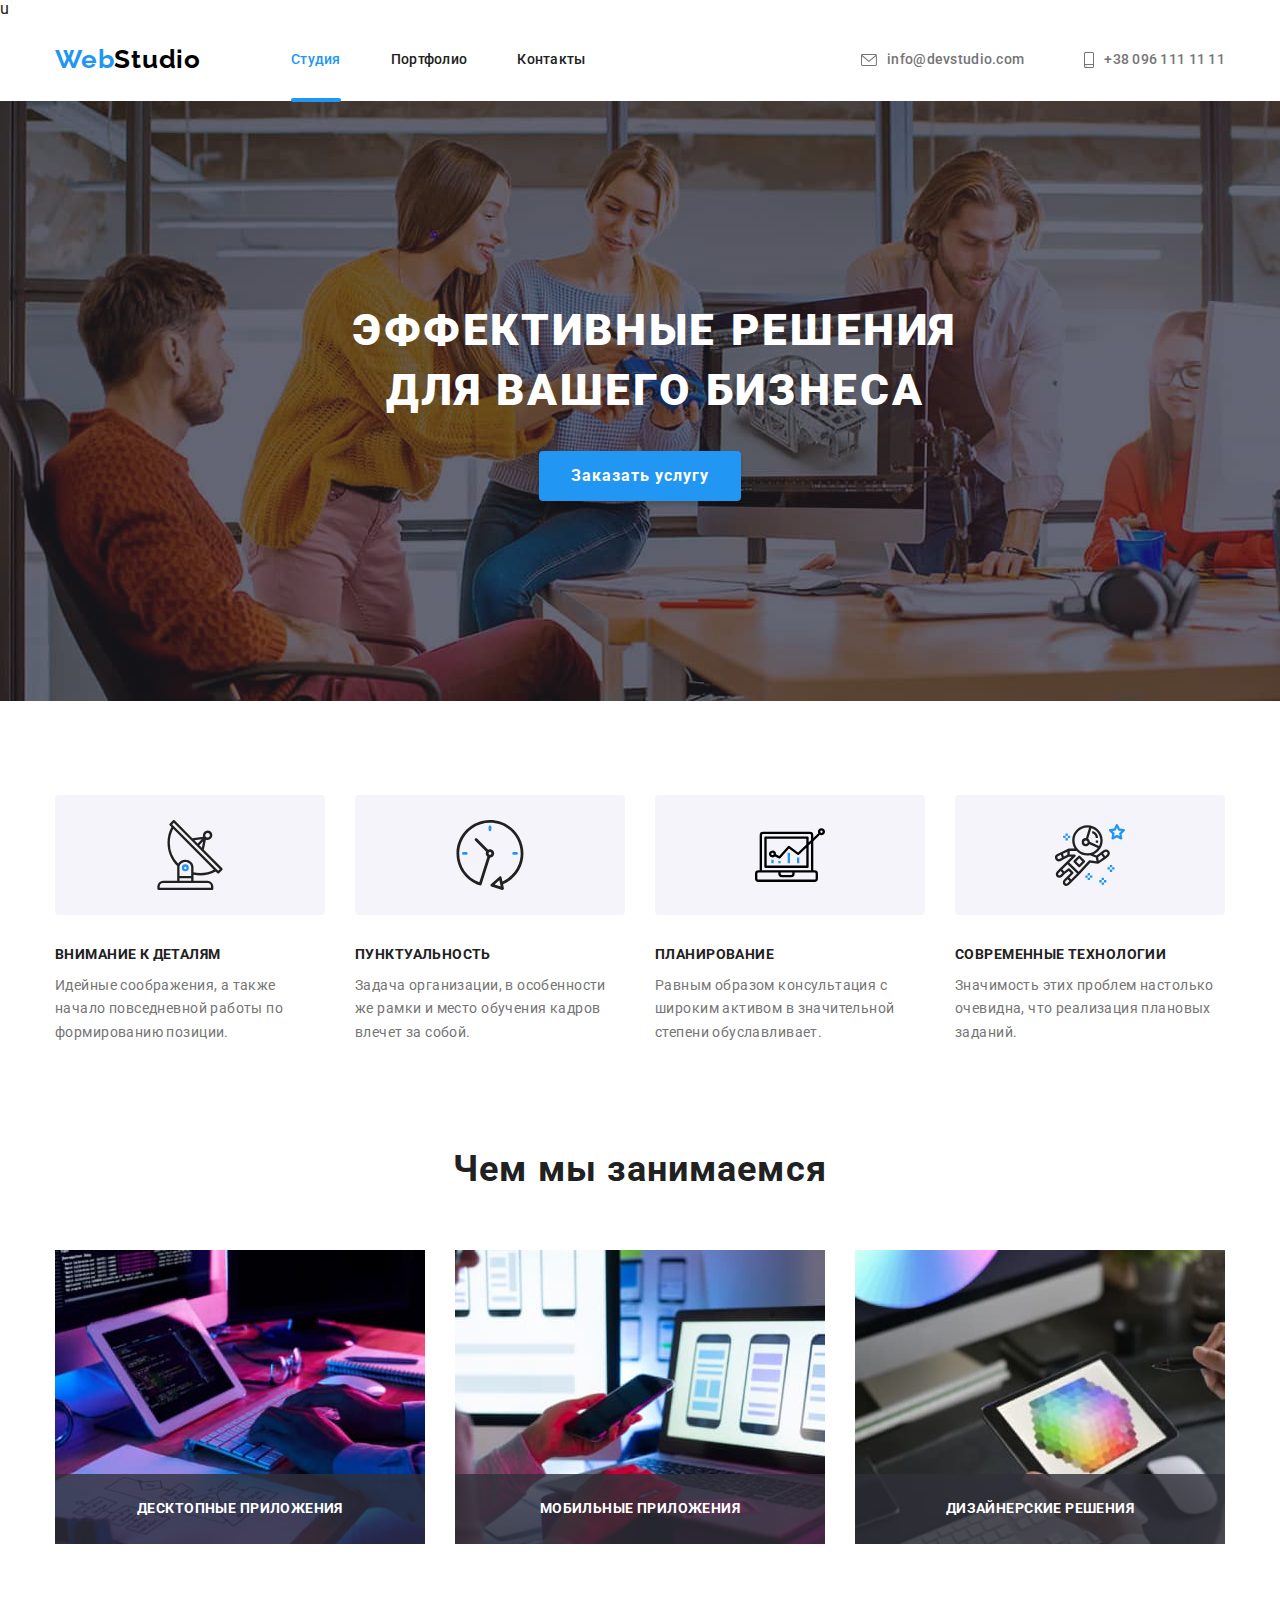
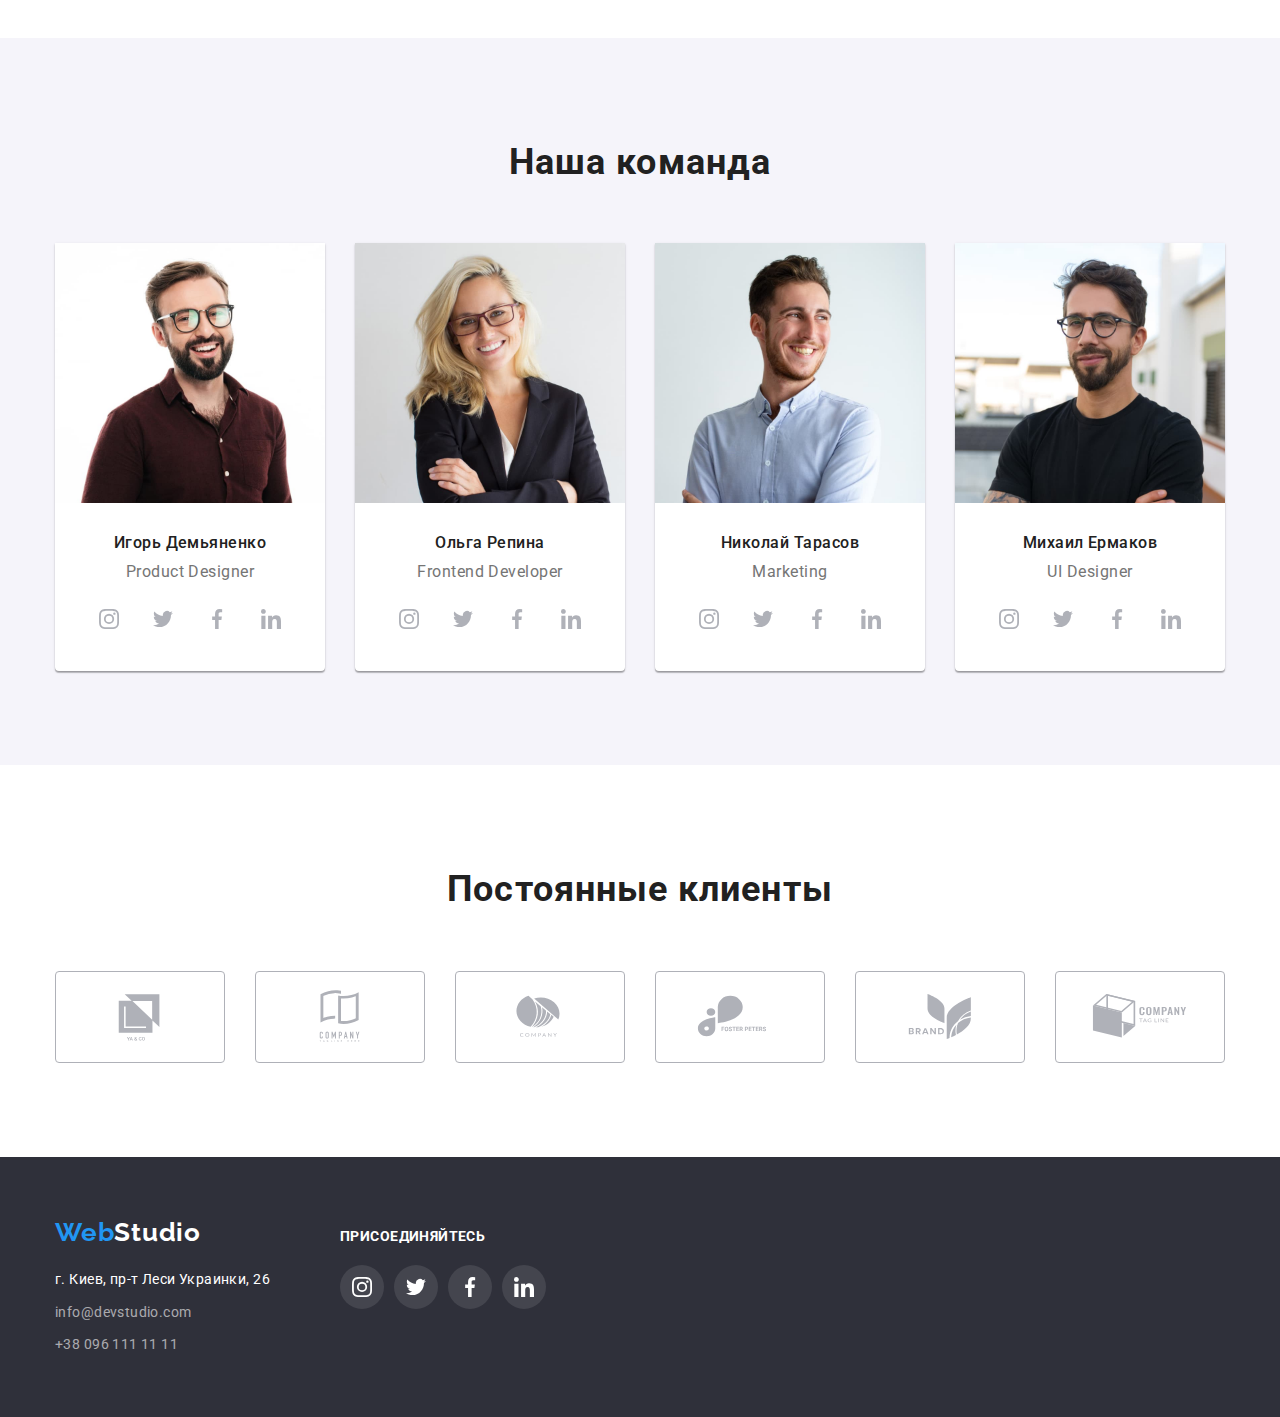
<file: index.html>
u<!DOCTYPE html>
<html lang="ru">
  <head>
    <meta charset="UTF-8" />
    <meta http-equiv="X-UA-Compatible" content="IE=edge" />
    <meta name="viewport" content="width=device-width, initial-scale=1.0" />
    <title>WebStudio</title>
    <link
      href="https://fonts.googleapis.com/css2?family=Raleway:wght@700;900&family=Roboto:wght@400;500;700;900&display=swap"
      rel="stylesheet"
    />
    <link rel="stylesheet" href="./css/normalize.css" />
    <link rel="stylesheet" href="./css/style.css" />
  </head>
  <body>
    <header>
      <div class="container">
        <a href="./index.html" class="logo"> <span class="logo-left">Web</span>Studio </a>
        <nav class="heder-nav">
          <ul class="nav-list">
            <li class="nav-item">
              <a href="./index.html" class="heder-nav-link current">Студия</a>
            </li>
            <li class="nav-item">
              <a href="./portfolio.html" class="heder-nav-link">Портфолио</a>
            </li>
            <li class="nav-item link-nomargin">
              <a href="" class="heder-nav-link">Контакты</a>
            </li>
          </ul>
        </nav>

        <ul class="list-comun">
          <li class="list-comun-item">
            <a href="mailto:info@devstudio.com" class="heder-tel">
              <svg class="icon-mail" width="16" height="12">
                <use href="./images/icon.svg#email"></use>
              </svg>
              info@devstudio.com</a
            >
          </li>
          <li class="list-comun-item">
            <a href="tel:+38096111111" class="heder-tel">
              <svg class="icon-tel" width="10" height="16">
                <use href="./images/icon.svg#smartphone"></use></svg
              >+38 096 111 11 11</a
            >
          </li>
        </ul>
      </div>
    </header>
    <main>
      <section class="business">
        <div class="container">
          <h1 class="business-title">Эффективные решения для вашего бизнеса</h1>
          <button type="button" class="button-service" data-modal-open>Заказать услугу</button>
        </div>
      </section>
      <section class="section">
        <div class="container">
          <h2 class="hiden-title">Наши преимущества</h2>
          <ul class="advant-list">
            <li class="advant-list-item">
              <div class="advance">
                <svg class="advance-svg" width="70px" height="70px">
                  <use href="./images/icon.svg#antenna-1"></use>
                </svg>
              </div>
              <h3 class="advant-list-title">Внимание к деталям</h3>
              <p class="advant-list-description">
                Идейные соображения, а также начало повседневной работы по формированию позиции.
              </p>
            </li>
            <li class="advant-list-item">
              <div class="advance">
                <svg class="advance-svg" width="70px" height="70px">
                  <use href="./images/icon.svg#clock-1"></use>
                </svg>
              </div>
              <h3 class="advant-list-title">Пунктуальность</h3>
              <p class="advant-list-description">
                Задача организации, в особенности же рамки и место обучения кадров влечет за собой.
              </p>
            </li>
            <li class="advant-list-item">
              <div class="advance">
                <svg class="advance-svg" width="70px" height="70px">
                  <use href="./images/icon.svg#diagram-1"></use>
                </svg>
              </div>
              <h3 class="advant-list-title">Планирование</h3>
              <p class="advant-list-description">
                Равным образом консультация с широким активом в значительной степени обуславливает.
              </p>
            </li>
            <li class="advant-list-item">
              <div class="advance">
                <svg class="advance-svg" width="70px" height="70px">
                  <use href="./images/icon.svg#astronaut-1"></use>
                </svg>
              </div>
              <h3 class="advant-list-title">Современные технологии</h3>
              <p class="advant-list-description">
                Значимость этих проблем настолько очевидна, что реализация плановых заданий.
              </p>
            </li>
          </ul>
        </div>
      </section>
      <section class="section work-section">
        <div class="container button-cont">
          <h2 class="our-work">Чем мы занимаемся</h2>

          <ul class="our-work-list">
            <li class="owl-item">
              <img
                src="./images/box1.jpg"
                alt="производство программного обеспечения"
                width="370"
              />
              <div class="work-box">Деcктопные приложения</div>
            </li>
            <li class="owl-item">
              <img src="./images/box2.jpg" alt="тестирование мобильных приложений" width="370" />
              <div class="work-box">Мобильные приложения</div>
            </li>
            <li class="owl-item">
              <img src="./images/box3.jpg" alt="работа с палитрой цветов" width="370" />
              <div class="work-box">Дизайнерские решения</div>
            </li>
          </ul>
        </div>
      </section>
      <section class="team-web section">
        <div class="container button-cont">
          <h2 class="our-team">Наша команда</h2>
          <ul class="our-team-list">
            <li class="team-img">
              <img src="./images/photo-igor.jpg" alt="product designer" width="270" />
              <div class="team-name">
                <h3 class="name-employee">Игорь Демьяненко</h3>
                <p class="employee-job" lang="en">Product Designer</p>
                <ul class="social-list">
                  <li class="social-item">
                    <a href="/" class="social-link-employee">
                      <svg class="icon-social" width="20" height="20">
                        <use href="./images/icon.svg#instagram-2"></use>
                      </svg>
                    </a>
                  </li>
                  <li class="social-item">
                    <a href="/" class="social-link-employee">
                      <svg class="icon-social" width="20" height="20">
                        <use href="./images/icon.svg#twitter"></use>
                      </svg>
                    </a>
                  </li>
                  <li class="social-item">
                    <a href="/" class="social-link-employee">
                      <svg class="icon-social" width="20" height="20">
                        <use href="./images/icon.svg#facebook-1"></use>
                      </svg>
                    </a>
                  </li>
                  <li class="social-item">
                    <a href="/" class="social-link-employee">
                      <svg class="icon-social" width="20" height="20">
                        <use href="./images/icon.svg#linkedin-1"></use>
                      </svg>
                    </a>
                  </li>
                </ul>
              </div>
            </li>
            <li class="team-img">
              <img src="./images/photo-olga.jpg" alt="frontend developer" width="270" />
              <div class="team-name">
                <h3 class="name-employee">Ольга Репина</h3>
                <p class="employee-job" lang="en">Frontend Developer</p>
                <ul class="social-list">
                  <li class="social-item">
                    <a href="/" class="social-link-employee">
                      <svg class="icon-social" width="20" height="20">
                        <use href="./images/icon.svg#instagram-2"></use>
                      </svg>
                    </a>
                  </li>
                  <li class="social-item">
                    <a href="/" class="social-link-employee">
                      <svg class="icon-social" width="20" height="20">
                        <use href="./images/icon.svg#twitter"></use>
                      </svg>
                    </a>
                  </li>
                  <li class="social-item">
                    <a href="/" class="social-link-employee">
                      <svg class="icon-social" width="20" height="20">
                        <use href="./images/icon.svg#facebook-1"></use>
                      </svg>
                    </a>
                  </li>
                  <li class="social-item">
                    <a href="/" class="social-link-employee">
                      <svg class="icon-social" width="20" height="20">
                        <use href="./images/icon.svg#linkedin-1"></use>
                      </svg>
                    </a>
                  </li>
                </ul>
              </div>
            </li>
            <li class="team-img">
              <img src="./images/photo-nik.jpg" alt="marketing" width="270" />
              <div class="team-name">
                <h3 class="name-employee">Николай Тарасов</h3>
                <p class="employee-job" lang="en">Marketing</p>
                <ul class="social-list">
                  <li class="social-item">
                    <a href="/" class="social-link-employee">
                      <svg class="icon-social" width="20" height="20">
                        <use href="./images/icon.svg#instagram-2"></use>
                      </svg>
                    </a>
                  </li>
                  <li class="social-item">
                    <a href="/" class="social-link-employee">
                      <svg class="icon-social" width="20" height="20">
                        <use href="./images/icon.svg#twitter"></use>
                      </svg>
                    </a>
                  </li>
                  <li class="social-item">
                    <a href="/" class="social-link-employee">
                      <svg class="icon-social" width="20" height="20">
                        <use href="./images/icon.svg#facebook-1"></use>
                      </svg>
                    </a>
                  </li>
                  <li class="social-item">
                    <a href="/" class="social-link-employee">
                      <svg class="icon-social" width="20" height="20">
                        <use href="./images/icon.svg#linkedin-1"></use>
                      </svg>
                    </a>
                  </li>
                </ul>
              </div>
            </li>
            <li class="team-img">
              <img src="./images/photo-mike.jpg" alt="ui design" width="270" />
              <div class="team-name">
                <h3 class="name-employee">Михаил Ермаков</h3>
                <p class="employee-job" lang="en">UI Designer</p>
                <ul class="social-list">
                  <li class="social-item">
                    <a href="/" class="social-link-employee">
                      <svg class="icon-social" width="20" height="20">
                        <use href="./images/icon.svg#instagram-2"></use>
                      </svg>
                    </a>
                  </li>
                  <li class="social-item">
                    <a href="/" class="social-link-employee">
                      <svg class="icon-social" width="20" height="20">
                        <use href="./images/icon.svg#twitter"></use>
                      </svg>
                    </a>
                  </li>
                  <li class="social-item">
                    <a href="/" class="social-link-employee">
                      <svg class="icon-social" width="20" height="20">
                        <use href="./images/icon.svg#facebook-1"></use>
                      </svg>
                    </a>
                  </li>
                  <li class="social-item">
                    <a href="/" class="social-link-employee">
                      <svg class="icon-social" width="20" height="20">
                        <use href="./images/icon.svg#linkedin-1"></use>
                      </svg>
                    </a>
                  </li>
                </ul>
              </div>
            </li>
          </ul>
        </div>
      </section>
      <section class="section">
        <div class="container button-cont">
          <h2 class="our-team">Постоянные клиенты</h2>
          <ul class="our-clients">
            <li class="our-clients-list">
              <a href="" class="clients-link"
                ><svg class="icon" width="106" height="60">
                  <use href="./images/icon.svg#group"></use></svg
              ></a>
            </li>
            <li class="our-clients-list">
              <a href="" class="clients-link"
                ><svg class="icon" width="106" height="60">
                  <use href="./images/icon.svg#company"></use></svg
              ></a>
            </li>
            <li class="our-clients-list">
              <a href="" class="clients-link"
                ><svg class="icon" width="106" height="60">
                  <use href="./images/icon.svg#company3"></use></svg
              ></a>
            </li>
            <li class="our-clients-list">
              <a href="" class="clients-link">
                <svg class="icon" width="106" height="60">
                  <use href="./images/icon.svg#foster-peters"></use></svg
              ></a>
            </li>
            <li class="our-clients-list">
              <a href="" class="clients-link"
                ><svg class="icon" width="106" height="60">
                  <use href="./images/icon.svg#brand"></use></svg
              ></a>
            </li>
            <li class="our-clients-list">
              <a href="" class="clients-link">
                <svg class="icon" width="106" height="60">
                  <use href="./images/icon.svg#tag-line"></use></svg
              ></a>
            </li>
          </ul>
        </div>
      </section>
    </main>
    <footer class="footer-web">
      <div class="container footer-blocks">
        <div class="footerbox">
          <a href="./index.html" class="logo-footer"> <span class="logo-left">Web</span>Studio </a>

          <address class="address-footer">
            <p class="footer-adress">г. Киев, пр-т Леси Украинки, 26</p>
            <ul class="footer-contact">
              <li class="footer-link">
                <a href="mailto:info@devstudio.com" class="footer-tel">info@devstudio.com</a>
              </li>
              <li>
                <a href="tel:+38096111111" class="footer-tel">+38 096 111 11 11</a>
              </li>
            </ul>
          </address>
        </div>
        <div class="footer-social">
          <span class="foot-soc-title">ПРИСОЕДИНЯЙТЕСЬ</span>
          <ul class="foot-soc-list">
            <li class="foot-soc-item">
              <a href="" class="foot-soc-link">
                <svg class="footer-icon" width="20" height="20">
                  <use href="./images/icon.svg#instagram-2"></use>
                </svg>
              </a>
            </li>
            <li class="foot-soc-item">
              <a href="" class="foot-soc-link">
                <svg class="footer-icon" width="20" height="20">
                  <use href="./images/icon.svg#twitter"></use>
                </svg>
              </a>
            </li>
            <li class="foot-soc-item">
              <a href="" class="foot-soc-link">
                <svg class="footer-icon" width="20" height="20">
                  <use href="./images/icon.svg#facebook-1"></use>
                </svg>
              </a>
            </li>
            <li class="foot-soc-item">
              <a href="" class="foot-soc-link">
                <svg class="footer-icon" width="20" height="20">
                  <use href="./images/icon.svg#linkedin-1"></use>
                </svg>
              </a>
            </li>
          </ul>
        </div>
      </div>
    </footer>

    <div class="backdrop is-hidden" data-modal>
      <div class="modal">
        <button type="button" class="modal-close" data-modal-close>
          <svg class="close-modal" width="18" height="18">
            <use href="./images/icon.svg#close-black"></use>
            "
          </svg>
        </button>
      </div>
    </div>
    <script src="./js/modal.js"></script>
  </body>
</html>
</file>
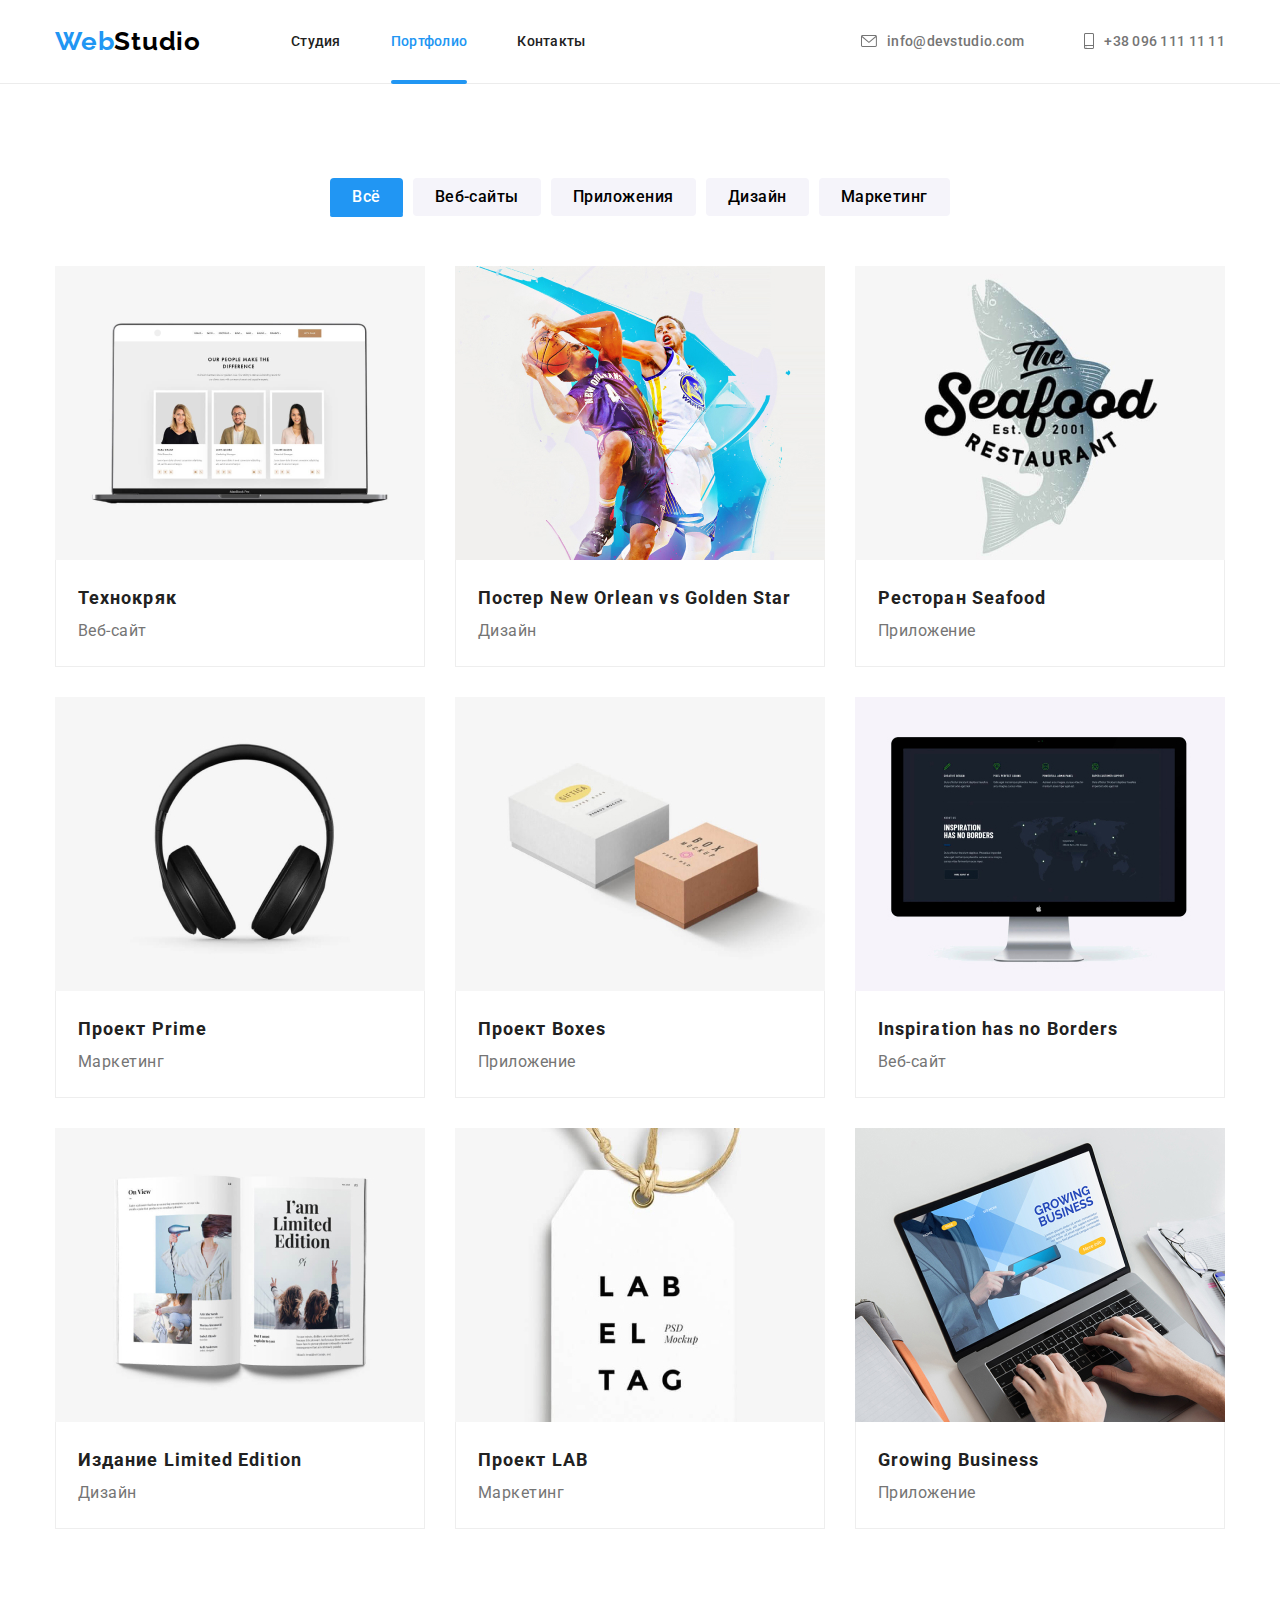
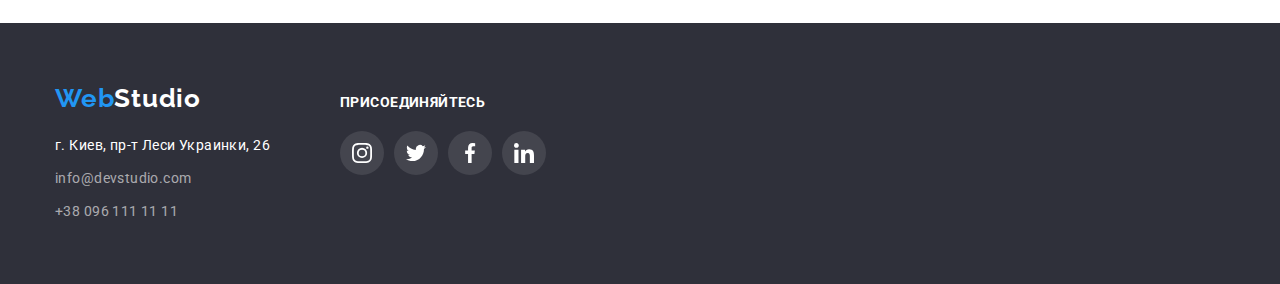
<file: portfolio.html>
<!DOCTYPE html>
<html lang="ru">
  <head>
    <meta charset="UTF-8" />
    <meta http-equiv="X-UA-Compatible" content="IE=edge" />
    <meta name="viewport" content="width=device-width, initial-scale=1.0" />
    <title>WebStudio</title>
    <link
      href="https://fonts.googleapis.com/css2?family=Raleway:wght@700;900&family=Roboto:wght@400;500;700;900&display=swap"
      rel="stylesheet"
    />
    <link rel="stylesheet" href="./css/normalize.css" />
    <link rel="stylesheet" href="./css/style.css" />
  </head>
  <body>
    <header class="heder-line">
      <div class="container">
        <a href="./index.html" class="logo"> <span class="logo-left">Web</span>Studio </a>
        <nav class="heder-nav">
          <ul class="nav-list">
            <li class="nav-item">
              <a href="./index.html" class="heder-nav-link">Студия</a>
            </li>
            <li class="nav-item">
              <a href="./portfolio.html" class="heder-nav-link current">Портфолио</a>
            </li>
            <li class="nav-item link-nomargin">
              <a href="" class="heder-nav-link">Контакты</a>
            </li>
          </ul>
        </nav>

        <ul class="list-comun">
          <li class="list-comun-item">
            <a href="mailto:info@devstudio.com" class="heder-tel">
              <svg class="icon-mail" width="16" height="12">
                <use href="./images/icon.svg#email"></use>
              </svg>
              info@devstudio.com</a
            >
          </li>
          <li class="list-comun-item">
            <a href="tel:+38096111111" class="heder-tel">
              <svg class="icon-tel" width="10" height="16">
                <use href="./images/icon.svg#smartphone"></use></svg
              >+38 096 111 11 11</a
            >
          </li>
        </ul>
      </div>
    </header>
    <main>
      <section class="section">
        <h1 class="hiden-title">Наше портфолио</h1>
        <div class="container button-cont">
          <ul class="button-list">
            <li><button type="button" class="button-portfolio current">Всё</button></li>
            <li><button type="button" class="button-portfolio">Веб-сайты</button></li>
            <li><button type="button" class="button-portfolio">Приложения</button></li>
            <li><button type="button" class="button-portfolio">Дизайн</button></li>
            <li><button type="button" class="button-portfolio">Маркетинг</button></li>
          </ul>
          <ul class="our-portfolio">
            <li class="our-portlist">
              <a href="" class="portfolio-link">
                <div class="hover-box">
                  <img src="./images/website-tehno.png" alt="технокряк" width="370" height="294" />

                  <p class="hover-text">
                    Ресурс предлагает комплексные предложения с разным уровнем функционала и
                    сервисов.Все это позволит посетителю получить исчерпывающие сведения о компании
                    или частном лице.
                  </p>
                </div>
                <div class="sub-title">
                  <h2 class="portfolio-sub-title">Технокряк</h2>
                  <p class="portfolio-discription">Веб-сайт</p>
                </div>
              </a>
            </li>
            <li class="our-portlist">
              <a href="" class="portfolio-link">
                <div class="hover-box">
                  <img
                    src="./images/poster-neworlens.jpg"
                    alt="дизайн сайта"
                    width="370"
                    height="294"
                  />
                  <p class="hover-text">
                    Ресурс предлагает комплексные предложения с разным уровнем функционала и
                    сервисов.Все это позволит посетителю получить исчерпывающие сведения о компании
                    или частном лице.
                  </p>
                </div>
                <div class="sub-title">
                  <h2 class="portfolio-sub-title">
                    Постер <span lang="en">New Orlean vs Golden Star</span>
                  </h2>
                  <p class="portfolio-discription">Дизайн</p>
                </div>
              </a>
            </li>
            <li class="our-portlist">
              <a href="" class="portfolio-link">
                <div class="hover-box">
                  <img
                    src="./images/restorant-seafood.jpg"
                    alt="приложение"
                    width="370"
                    height="294"
                  />
                  <p class="hover-text">
                    Ресурс предлагает комплексные предложения с разным уровнем функционала и
                    сервисов.Все это позволит посетителю получить исчерпывающие сведения о компании
                    или частном лице.
                  </p>
                </div>
                <div class="sub-title">
                  <h2 class="portfolio-sub-title">Ресторан <span lang="en">Seafood</span></h2>
                  <p class="portfolio-discription">Приложение</p>
                </div>
              </a>
            </li>
            <li class="our-portlist">
              <a href="" class="portfolio-link">
                <div class="hover-box">
                  <img src="./images/project-prime.jpg" alt="маркетинг" width="370" height="294" />
                  <p class="hover-text">
                    Ресурс предлагает комплексные предложения с разным уровнем функционала и
                    сервисов.Все это позволит посетителю получить исчерпывающие сведения о компании
                    или частном лице.
                  </p>
                </div>
                <div class="sub-title">
                  <h2 class="portfolio-sub-title">Проект <span lang="en">Prime</span></h2>
                  <p class="portfolio-discription">Маркетинг</p>
                </div></a
              >
            </li>

            <li class="our-portlist">
              <a href="" class="portfolio-link">
                <div class="hover-box">
                  <img
                    src="./images/project-boss.jpg"
                    alt="Пример приложения"
                    width="370"
                    height="294"
                  />
                  <p class="hover-text">
                    Ресурс предлагает комплексные предложения с разным уровнем функционала и
                    сервисов.Все это позволит посетителю получить исчерпывающие сведения о компании
                    или частном лице.
                  </p>
                </div>
                <div class="sub-title">
                  <h2 class="portfolio-sub-title">Проект <span lang="en">Boxes</span></h2>
                  <p class="portfolio-discription">Приложение</p>
                </div></a
              >
            </li>
            <li class="our-portlist">
              <a href="" class="portfolio-link"
                ><div class="hover-box">
                  <img
                    src="./images/inspirtion-noborders.jpg"
                    alt="Пример веб-сайта"
                    width="370"
                    height="294"
                  />
                  <p class="hover-text">
                    Ресурс предлагает комплексные предложения с разным уровнем функционала и
                    сервисов.Все это позволит посетителю получить исчерпывающие сведения о компании
                    или частном лице.
                  </p>
                </div>
                <div class="sub-title">
                  <h2 class="portfolio-sub-title" lang="en">Inspiration has no Borders</h2>
                  <p class="portfolio-discription">Веб-сайт</p>
                </div></a
              >
            </li>
            <li class="our-portlist">
              <a href="" class="portfolio-link"
                ><div class="hover-box">
                  <img
                    src="./images/edition-limited.jpg"
                    alt="Пример нашего дизайна"
                    width="370"
                    height="294"
                  />
                  <p class="hover-text">
                    Ресурс предлагает комплексные предложения с разным уровнем функционала и
                    сервисов.Все это позволит посетителю получить исчерпывающие сведения о компании
                    или частном лице.
                  </p>
                </div>
                <div class="sub-title">
                  <h2 class="portfolio-sub-title">
                    Издание <span lang="en">Limited Edition</span>
                  </h2>
                  <p class="portfolio-discription">Дизайн</p>
                </div></a
              >
            </li>
            <li class="our-portlist">
              <a href="" class="portfolio-link"
                ><div class="hover-box">
                  <img
                    src="./images/project-lab.jpg"
                    alt="Наши работа по маркетингу"
                    width="370"
                    height="294"
                  />
                  <p class="hover-text">
                    Ресурс предлагает комплексные предложения с разным уровнем функционала и
                    сервисов.Все это позволит посетителю получить исчерпывающие сведения о компании
                    или частном лице.
                  </p>
                </div>
                <div class="sub-title">
                  <h2 class="portfolio-sub-title">Проект <span lang="en">LAB</span></h2>
                  <p class="portfolio-discription">Маркетинг</p>
                </div></a
              >
            </li>
            <li class="our-portlist">
              <a href="" class="portfolio-link"
                ><div class="hover-box">
                  <img
                    src="./images/growing-bisiness.jpg"
                    alt="Пример тестирования приложения"
                    width="370"
                    height="294"
                  />
                  <p class="hover-text">
                    Ресурс предлагает комплексные предложения с разным уровнем функционала и
                    сервисов.Все это позволит посетителю получить исчерпывающие сведения о компании
                    или частном лице.
                  </p>
                </div>
                <div class="sub-title">
                  <h2 class="portfolio-sub-title" lang="en">Growing Business</h2>
                  <p class="portfolio-discription">Приложение</p>
                </div></a
              >
            </li>
          </ul>
        </div>
      </section>
    </main>
    <footer class="footer-web">
      <div class="container footer-blocks">
        <div class="footerbox">
          <a href="./index.html" class="logo-footer"> <span class="logo-left">Web</span>Studio </a>

          <address class="address-footer">
            <p class="footer-adress">г. Киев, пр-т Леси Украинки, 26</p>
            <ul class="footer-contact">
              <li class="footer-link">
                <a href="mailto:info@devstudio.com" class="footer-tel">info@devstudio.com</a>
              </li>
              <li>
                <a href="tel:+38096111111" class="footer-tel">+38 096 111 11 11</a>
              </li>
            </ul>
          </address>
        </div>
        <div class="footer-social">
          <span class="foot-soc-title">ПРИСОЕДИНЯЙТЕСЬ</span>
          <ul class="foot-soc-list">
            <li class="foot-soc-item">
              <a href="" class="foot-soc-link">
                <svg class="footer-icon" width="20" height="20">
                  <use href="./images/icon.svg#instagram-2"></use>
                </svg>
              </a>
            </li>
            <li class="foot-soc-item">
              <a href="" class="foot-soc-link">
                <svg class="footer-icon" width="20" height="20">
                  <use href="./images/icon.svg#twitter"></use>
                </svg>
              </a>
            </li>
            <li class="foot-soc-item">
              <a href="" class="foot-soc-link">
                <svg class="footer-icon" width="20" height="20">
                  <use href="./images/icon.svg#facebook-1"></use>
                </svg>
              </a>
            </li>
            <li class="foot-soc-item">
              <a href="" class="foot-soc-link">
                <svg class="footer-icon" width="20" height="20">
                  <use href="./images/icon.svg#linkedin-1"></use>
                </svg>
              </a>
            </li>
          </ul>
        </div>
      </div>
    </footer>
  </body>
</html>
</file>
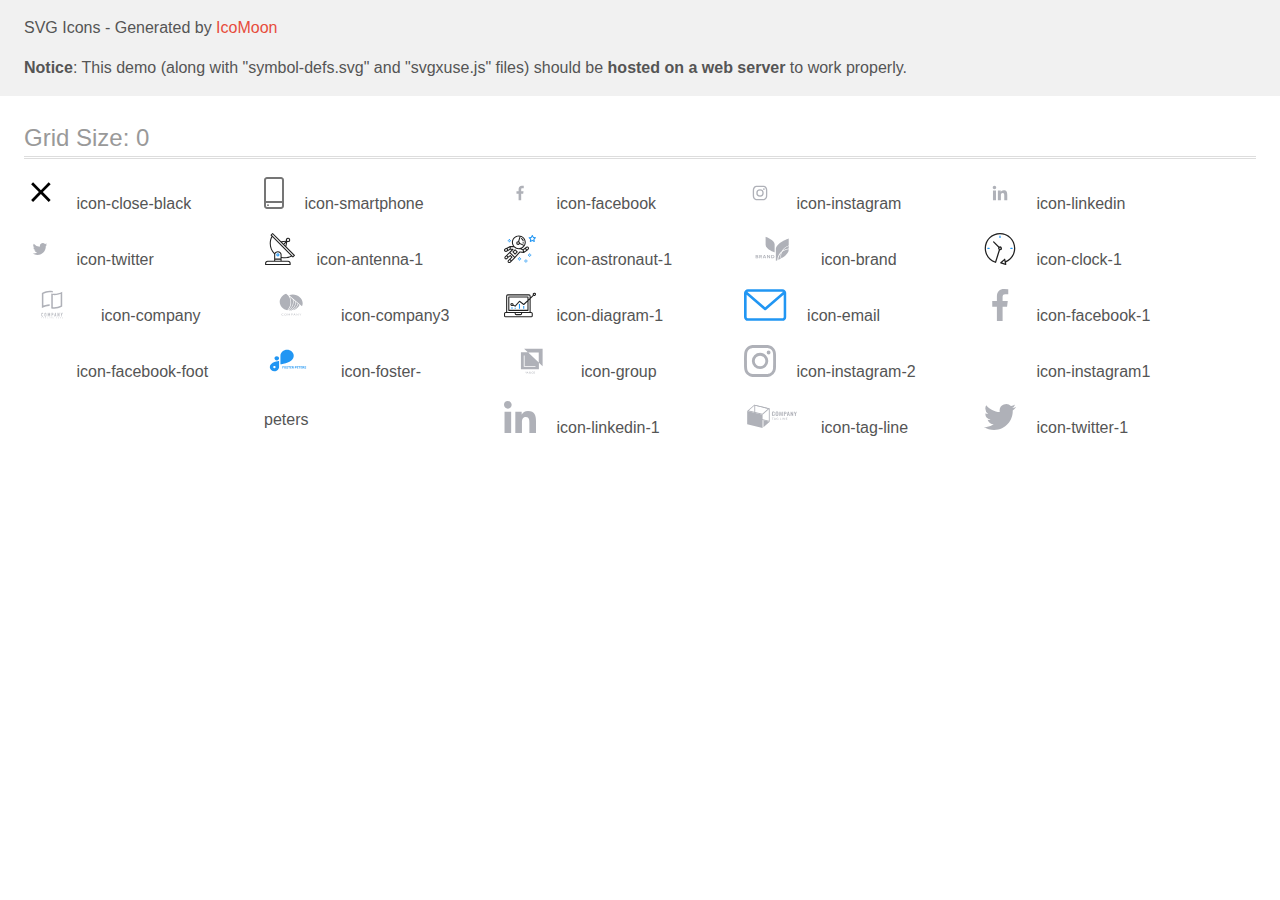
<file: images/icomoon/demo-external-svg.html>
<!doctype html>
<html>
<head>
    <title>IcoMoon - SVG Icons</title>
    <meta charset="utf-8">
    <meta name="viewport" content="width=device-width, initial-scale=1">
    <link rel="stylesheet" href="demo-files/demo.css">
    <link rel="stylesheet" href="style.css">
</head>
<body>
<header class="bgc1 clearfix">
<div class="mhl">
    <p>SVG Icons - Generated by <a href="https://icomoon.io/app">IcoMoon</a></p><p><strong>Notice</strong>: This demo (along with "symbol-defs.svg" and "svgxuse.js" files) should be <b>hosted on a web server</b> to work properly.</p>
</div>
</header>
    <div class="clearfix mhl ptl">
        <h1 class="mvm mtn fgc1">Grid Size: 0</h1>
        <div class="glyph fs1">
            <div class="clearfix pbs">
                <svg class="icon icon-close-black"><use xlink:href="symbol-defs.svg#icon-close-black"></use></svg><span class="name"> icon-close-black</span>
            </div>
        </div>
        <div class="glyph fs1">
            <div class="clearfix pbs">
                <svg class="icon icon-smartphone"><use xlink:href="symbol-defs.svg#icon-smartphone"></use></svg><span class="name"> icon-smartphone</span>
            </div>
        </div>
        <div class="glyph fs1">
            <div class="clearfix pbs">
                <svg class="icon icon-facebook"><use xlink:href="symbol-defs.svg#icon-facebook"></use></svg><span class="name"> icon-facebook</span>
            </div>
        </div>
        <div class="glyph fs1">
            <div class="clearfix pbs">
                <svg class="icon icon-instagram"><use xlink:href="symbol-defs.svg#icon-instagram"></use></svg><span class="name"> icon-instagram</span>
            </div>
        </div>
        <div class="glyph fs1">
            <div class="clearfix pbs">
                <svg class="icon icon-linkedin"><use xlink:href="symbol-defs.svg#icon-linkedin"></use></svg><span class="name"> icon-linkedin</span>
            </div>
        </div>
        <div class="glyph fs1">
            <div class="clearfix pbs">
                <svg class="icon icon-twitter"><use xlink:href="symbol-defs.svg#icon-twitter"></use></svg><span class="name"> icon-twitter</span>
            </div>
        </div>
        <div class="glyph fs1">
            <div class="clearfix pbs">
                <svg class="icon icon-antenna-1"><use xlink:href="symbol-defs.svg#icon-antenna-1"></use></svg><span class="name"> icon-antenna-1</span>
            </div>
        </div>
        <div class="glyph fs1">
            <div class="clearfix pbs">
                <svg class="icon icon-astronaut-1"><use xlink:href="symbol-defs.svg#icon-astronaut-1"></use></svg><span class="name"> icon-astronaut-1</span>
            </div>
        </div>
        <div class="glyph fs1">
            <div class="clearfix pbs">
                <svg class="icon icon-brand"><use xlink:href="symbol-defs.svg#icon-brand"></use></svg><span class="name"> icon-brand</span>
            </div>
        </div>
        <div class="glyph fs1">
            <div class="clearfix pbs">
                <svg class="icon icon-clock-1"><use xlink:href="symbol-defs.svg#icon-clock-1"></use></svg><span class="name"> icon-clock-1</span>
            </div>
        </div>
        <div class="glyph fs1">
            <div class="clearfix pbs">
                <svg class="icon icon-company"><use xlink:href="symbol-defs.svg#icon-company"></use></svg><span class="name"> icon-company</span>
            </div>
        </div>
        <div class="glyph fs1">
            <div class="clearfix pbs">
                <svg class="icon icon-company3"><use xlink:href="symbol-defs.svg#icon-company3"></use></svg><span class="name"> icon-company3</span>
            </div>
        </div>
        <div class="glyph fs1">
            <div class="clearfix pbs">
                <svg class="icon icon-diagram-1"><use xlink:href="symbol-defs.svg#icon-diagram-1"></use></svg><span class="name"> icon-diagram-1</span>
            </div>
        </div>
        <div class="glyph fs1">
            <div class="clearfix pbs">
                <svg class="icon icon-email"><use xlink:href="symbol-defs.svg#icon-email"></use></svg><span class="name"> icon-email</span>
            </div>
        </div>
        <div class="glyph fs1">
            <div class="clearfix pbs">
                <svg class="icon icon-facebook-1"><use xlink:href="symbol-defs.svg#icon-facebook-1"></use></svg><span class="name"> icon-facebook-1</span>
            </div>
        </div>
        <div class="glyph fs1">
            <div class="clearfix pbs">
                <svg class="icon icon-facebook-foot"><use xlink:href="symbol-defs.svg#icon-facebook-foot"></use></svg><span class="name"> icon-facebook-foot</span>
            </div>
        </div>
        <div class="glyph fs1">
            <div class="clearfix pbs">
                <svg class="icon icon-foster-peters"><use xlink:href="symbol-defs.svg#icon-foster-peters"></use></svg><span class="name"> icon-foster-peters</span>
            </div>
        </div>
        <div class="glyph fs1">
            <div class="clearfix pbs">
                <svg class="icon icon-group"><use xlink:href="symbol-defs.svg#icon-group"></use></svg><span class="name"> icon-group</span>
            </div>
        </div>
        <div class="glyph fs1">
            <div class="clearfix pbs">
                <svg class="icon icon-instagram-2"><use xlink:href="symbol-defs.svg#icon-instagram-2"></use></svg><span class="name"> icon-instagram-2</span>
            </div>
        </div>
        <div class="glyph fs1">
            <div class="clearfix pbs">
                <svg class="icon icon-instagram1"><use xlink:href="symbol-defs.svg#icon-instagram1"></use></svg><span class="name"> icon-instagram1</span>
            </div>
        </div>
        <div class="glyph fs1">
            <div class="clearfix pbs">
                <svg class="icon icon-linkedin-1"><use xlink:href="symbol-defs.svg#icon-linkedin-1"></use></svg><span class="name"> icon-linkedin-1</span>
            </div>
        </div>
        <div class="glyph fs1">
            <div class="clearfix pbs">
                <svg class="icon icon-tag-line"><use xlink:href="symbol-defs.svg#icon-tag-line"></use></svg><span class="name"> icon-tag-line</span>
            </div>
        </div>
        <div class="glyph fs1">
            <div class="clearfix pbs">
                <svg class="icon icon-twitter-1"><use xlink:href="symbol-defs.svg#icon-twitter-1"></use></svg><span class="name"> icon-twitter-1</span>
            </div>
        </div>
  </div>
<script defer src="svgxuse.js"></script>
</body>
</html>
</file>
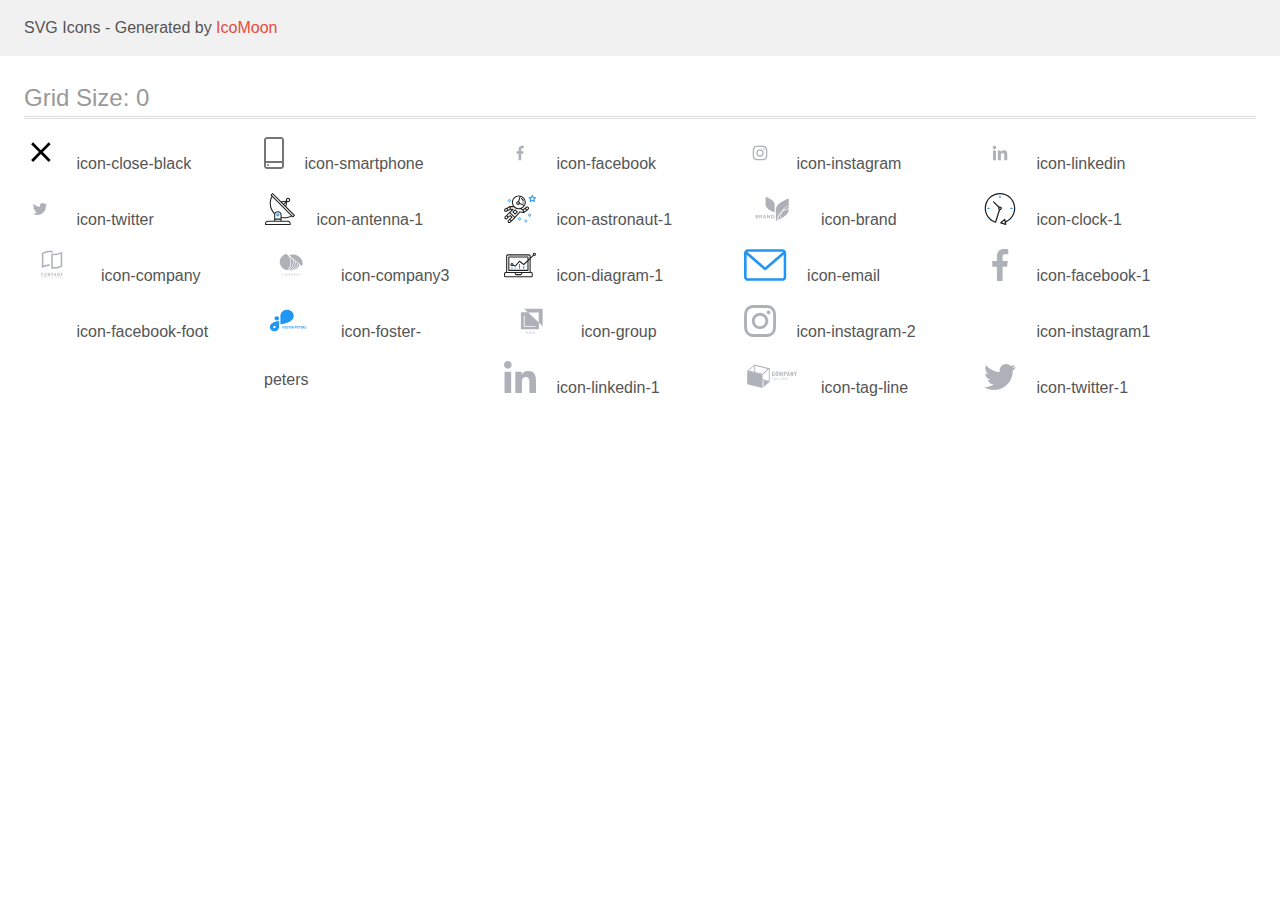
<file: images/icomoon/demo.html>
<!doctype html>
<html>
<head>
    <title>IcoMoon - SVG Icons</title>
    <meta charset="utf-8">
    <meta name="viewport" content="width=device-width, initial-scale=1">
    <link rel="stylesheet" href="demo-files/demo.css">
    <link rel="stylesheet" href="style.css">
</head>
<body>
<svg aria-hidden="true" style="position: absolute; width: 0; height: 0; overflow: hidden;" version="1.1" xmlns="http://www.w3.org/2000/svg" xmlns:xlink="http://www.w3.org/1999/xlink">
<defs>
<symbol id="icon-close-black" viewBox="0 0 32 32">
<path d="M26.667 7.303l-1.97-1.97-7.808 7.808-7.808-7.808-1.97 1.97 7.808 7.808-7.808 7.808 1.97 1.97 7.808-7.808 7.808 7.808 1.97-1.97-7.808-7.808 7.808-7.808z"></path>
</symbol>
<symbol id="icon-smartphone" viewBox="0 0 20 32">
<path fill="#757575" style="fill: var(--color1, #757575)" d="M17 0h-14c-1.654 0-3 1.346-3 3v26c0 1.654 1.346 3 3 3h14c1.654 0 3-1.346 3-3v-26c0-1.654-1.346-3-3-3zM3 2h14c0.552 0 1 0.448 1 1v0 21h-16v-21c0-0.552 0.448-1 1-1v0zM17 30h-14c-0.552 0-1-0.448-1-1v0-3h16v3c0 0.552-0.448 1-1 1v0z"></path>
<path fill="#757575" style="fill: var(--color1, #757575)" d="M4.708 27.478c0.18 0.163 0.293 0.399 0.293 0.66s-0.113 0.497-0.292 0.659l-0.001 0.001c-0.186 0.17-0.435 0.275-0.708 0.275s-0.522-0.104-0.709-0.275l0.001 0.001c-0.18-0.163-0.293-0.399-0.293-0.66s0.113-0.497 0.292-0.659l0.001-0.001c0.186-0.17 0.435-0.275 0.708-0.275s0.522 0.104 0.709 0.275l-0.001-0.001z"></path>
</symbol>
<symbol id="icon-facebook" viewBox="0 0 32 32">
<path fill="#fff" style="fill: var(--color2, #fff)" d="M32 16c0 0.006 0 0.013 0 0.020 0 4.412-1.791 8.405-4.686 11.293l-0 0c-2.888 2.895-6.882 4.687-11.293 4.687-0.007 0-0.014 0-0.021 0h0.001c-0.006 0-0.013 0-0.020 0-4.412 0-8.405-1.791-11.293-4.686l-0-0c-2.895-2.888-4.687-6.881-4.687-11.293 0-0.007 0-0.014 0-0.021v0.001c0-0.006 0-0.013 0-0.020 0-4.412 1.791-8.405 4.686-11.293l0-0c2.888-2.895 6.881-4.687 11.293-4.687 0.007 0 0.014 0 0.021 0h-0.001c0.006 0 0.013 0 0.020 0 4.412 0 8.405 1.791 11.293 4.686l0 0c2.895 2.888 4.687 6.881 4.687 11.293 0 0.007 0 0.014 0 0.021v-0.001z"></path>
<path fill="#afb1b8" style="fill: var(--color3, #afb1b8)" d="M18.422 11.142h1.329v-2.313c-0.56-0.065-1.21-0.102-1.867-0.102-0.024 0-0.047 0-0.071 0h0.004c-1.915 0-3.226 1.204-3.226 3.418v2.036h-2.113v2.585h2.113v6.505h2.591v-6.505h2.027l0.322-2.585h-2.35v-1.782c0-0.747 0.201-1.258 1.243-1.258z"></path>
</symbol>
<symbol id="icon-instagram" viewBox="0 0 32 32">
<path fill="#fff" style="fill: var(--color2, #fff)" d="M32 16c0 0.006 0 0.013 0 0.021 0 4.412-1.791 8.405-4.686 11.293l-0 0c-2.888 2.895-6.881 4.687-11.293 4.687-0.007 0-0.014 0-0.021 0h0.001c-0.006 0-0.013 0-0.020 0-4.412 0-8.405-1.791-11.293-4.686l-0-0c-2.895-2.888-4.687-6.881-4.687-11.293 0-0.007 0-0.014 0-0.021v0.001c0-0.006 0-0.013 0-0.020 0-4.412 1.791-8.405 4.686-11.293l0-0c2.888-2.895 6.881-4.687 11.293-4.687 0.007 0 0.014 0 0.021 0h-0.001c0.006 0 0.013 0 0.020 0 4.412 0 8.405 1.791 11.293 4.686l0 0c2.895 2.888 4.687 6.881 4.687 11.293 0 0.007 0 0.014 0 0.022v-0.001z"></path>
<path fill="#afb1b8" style="fill: var(--color3, #afb1b8)" d="M23.258 13.004c-0.033-0.773-0.159-1.304-0.337-1.764-0.193-0.505-0.479-0.936-0.841-1.29l-0.001-0.001c-0.354-0.36-0.784-0.645-1.263-0.83l-0.024-0.008c-0.463-0.179-0.991-0.304-1.764-0.337-0.778-0.037-1.025-0.046-3.001-0.046s-2.222 0.009-2.998 0.043c-0.773 0.033-1.304 0.159-1.764 0.338-0.505 0.193-0.936 0.479-1.29 0.84l-0.001 0.001c-0.36 0.354-0.645 0.784-0.83 1.263l-0.008 0.024c-0.18 0.463-0.304 0.991-0.338 1.764-0.037 0.778-0.046 1.025-0.046 3.001s0.009 2.222 0.043 2.998c0.034 0.773 0.159 1.304 0.338 1.764 0.194 0.505 0.48 0.935 0.84 1.29l0.001 0c0.354 0.36 0.784 0.645 1.263 0.83l0.024 0.008c0.463 0.18 0.992 0.305 1.764 0.338 0.776 0.034 1.023 0.043 2.998 0.043s2.222-0.009 2.998-0.043c0.773-0.033 1.304-0.159 1.764-0.337 0.981-0.386 1.742-1.148 2.12-2.104l0.009-0.025c0.179-0.463 0.304-0.992 0.338-1.764 0.034-0.776 0.042-1.023 0.042-2.998s-0.003-2.222-0.036-2.998zM21.949 18.943c-0.032 0.711-0.151 1.094-0.25 1.349-0.251 0.637-0.745 1.131-1.365 1.376l-0.016 0.006c-0.255 0.099-0.641 0.218-1.349 0.249-0.767 0.034-0.997 0.043-2.938 0.043s-2.174-0.009-2.938-0.043c-0.711-0.031-1.094-0.151-1.35-0.25-0.328-0.122-0.606-0.307-0.834-0.542l-0.001-0.001c-0.235-0.229-0.42-0.508-0.538-0.819l-0.005-0.016c-0.099-0.256-0.218-0.642-0.249-1.35-0.034-0.767-0.043-0.998-0.043-2.938s0.009-2.175 0.043-2.938c0.031-0.711 0.151-1.094 0.249-1.35 0.122-0.328 0.308-0.608 0.545-0.835l0.001-0.001c0.229-0.235 0.509-0.42 0.821-0.537l0.016-0.005c0.255-0.099 0.641-0.218 1.349-0.25 0.767-0.033 0.998-0.042 2.938-0.042 1.943 0 2.174 0.008 2.938 0.042 0.711 0.031 1.094 0.151 1.35 0.25 0.315 0.116 0.602 0.301 0.835 0.543 0.241 0.236 0.426 0.52 0.543 0.836 0.099 0.255 0.218 0.641 0.249 1.349 0.034 0.767 0.043 0.997 0.043 2.938s-0.009 2.167-0.043 2.935z"></path>
<path fill="#afb1b8" style="fill: var(--color3, #afb1b8)" d="M16.027 12.265c-0 0-0 0-0.001 0-2.064 0-3.737 1.673-3.737 3.737s1.673 3.737 3.737 3.737c2.064 0 3.737-1.673 3.737-3.737 0-0 0-0 0-0.001v0c-0-2.064-1.673-3.736-3.737-3.737h-0zM16.027 18.425c-1.339-0-2.424-1.085-2.424-2.424s1.085-2.424 2.424-2.424c0 0 0 0 0 0h-0c1.339 0 2.424 1.085 2.424 2.424s-1.085 2.424-2.424 2.424v0zM20.784 12.117c0 0.482-0.391 0.873-0.873 0.873s-0.873-0.391-0.873-0.873v0c0-0.482 0.391-0.873 0.873-0.873s0.873 0.391 0.873 0.873v0z"></path>
</symbol>
<symbol id="icon-linkedin" viewBox="0 0 32 32">
<path fill="#fff" style="fill: var(--color2, #fff)" d="M32 16c0 0.006 0 0.013 0 0.020 0 4.412-1.791 8.405-4.686 11.293l-0 0c-2.888 2.895-6.882 4.687-11.293 4.687-0.007 0-0.014 0-0.021 0h0.001c-0.006 0-0.013 0-0.020 0-4.412 0-8.405-1.791-11.293-4.686l-0-0c-2.895-2.888-4.687-6.881-4.687-11.293 0-0.007 0-0.014 0-0.021v0.001c0-0.006 0-0.013 0-0.020 0-4.412 1.791-8.405 4.686-11.293l0-0c2.888-2.895 6.881-4.687 11.293-4.687 0.007 0 0.014 0 0.021 0h-0.001c0.006 0 0.013 0 0.020 0 4.412 0 8.405 1.791 11.293 4.686l0 0c2.895 2.888 4.687 6.881 4.687 11.293 0 0.007 0 0.014 0 0.021v-0.001z"></path>
<path fill="#afb1b8" style="fill: var(--color3, #afb1b8)" d="M23.269 23.273h0.004v-5.335c0-2.609-0.561-4.62-3.612-4.62-1.467 0-2.451 0.804-2.853 1.567h-0.042v-1.324h-2.893v9.711h3.012v-4.808c0-1.266 0.24-2.491 1.808-2.491 1.545 0 1.568 1.445 1.568 2.572v4.728h3.009zM8.967 13.562h3.016v9.711h-3.016v-9.711zM10.474 8.727c-0.965 0-1.747 0.782-1.747 1.747v0c0 0.964 0.783 1.763 1.747 1.763s1.746-0.799 1.746-1.763c-0-0.964-0.782-1.746-1.746-1.747h-0z"></path>
</symbol>
<symbol id="icon-twitter" viewBox="0 0 32 32">
<path fill="#fff" style="fill: var(--color2, #fff)" d="M32 16c0 0.006 0 0.013 0 0.020 0 4.412-1.791 8.405-4.686 11.293l-0 0c-2.888 2.895-6.882 4.687-11.293 4.687-0.007 0-0.014 0-0.021 0h0.001c-0.006 0-0.013 0-0.020 0-4.412 0-8.405-1.791-11.293-4.686l-0-0c-2.895-2.888-4.687-6.881-4.687-11.293 0-0.007 0-0.014 0-0.021v0.001c0-0.006 0-0.013 0-0.020 0-4.412 1.791-8.405 4.686-11.293l0-0c2.888-2.895 6.881-4.687 11.293-4.687 0.007 0 0.014 0 0.021 0h-0.001c0.006 0 0.013 0 0.020 0 4.412 0 8.405 1.791 11.293 4.686l0 0c2.895 2.888 4.687 6.881 4.687 11.293 0 0.007 0 0.014 0 0.021v-0.001z"></path>
<path fill="#afb1b8" style="fill: var(--color3, #afb1b8)" d="M23.273 11.49c-0.5 0.224-1.080 0.39-1.688 0.467l-0.031 0.003c0.618-0.371 1.083-0.945 1.306-1.627l0.006-0.021c-0.544 0.328-1.178 0.579-1.853 0.715l-0.038 0.006c-0.545-0.582-1.319-0.945-2.177-0.945-1.646 0-2.981 1.335-2.981 2.981 0 0.001 0 0.002 0 0.003v-0c0 0.236 0.020 0.464 0.070 0.68-2.479-0.121-4.673-1.309-6.147-3.119-0.256 0.432-0.407 0.952-0.407 1.508v0c0 1.033 0.531 1.948 1.324 2.478-0.496-0.014-0.958-0.148-1.362-0.375l0.015 0.008v0.033c0.001 1.439 1.017 2.64 2.37 2.927l0.020 0.003c-0.227 0.062-0.487 0.098-0.756 0.098-0.009 0-0.018-0-0.028-0h0.001c-0.014 0-0.030 0-0.047 0-0.183 0-0.362-0.019-0.534-0.054l0.017 0.003c0.386 1.181 1.483 2.049 2.786 2.078-1.006 0.793-2.292 1.271-3.69 1.271-0.003 0-0.005 0-0.008 0h0c-0.012 0-0.026 0-0.039 0-0.238 0-0.472-0.015-0.701-0.044l0.027 0.003c1.285 0.839 2.858 1.338 4.547 1.338 0.010 0 0.019-0 0.029-0h-0.002c5.487 0 8.487-4.545 8.487-8.486 0-0.131-0.004-0.259-0.011-0.385 0.59-0.425 1.087-0.938 1.481-1.526l0.014-0.021z"></path>
</symbol>
<symbol id="icon-antenna-1" viewBox="0 0 32 32">
<path fill="#212121" style="fill: var(--color4, #212121)" d="M30.773 22.098l-8.443-8.505 0.937-4.616c0.225 0.090 0.485 0.144 0.758 0.146h0.007c0.008 0 0.017 0 0.026 0 1.192 0 2.159-0.967 2.159-2.159s-0.967-2.159-2.159-2.159c-1.192 0-2.159 0.967-2.159 2.159 0 0.259 0.046 0.508 0.13 0.739l-0.005-0.015-4.96 0.606-8.091-8.133c-0.096-0.098-0.229-0.159-0.376-0.16h-0c-0.14 0.001-0.274 0.057-0.373 0.155l-1.512 1.504c-0.096 0.097-0.156 0.23-0.156 0.377s0.060 0.281 0.156 0.377v0l0.814 0.825c-1.143 2.062-1.816 4.522-1.816 7.139 0 4.106 1.656 7.824 4.336 10.525l-0.001-0.001c0.043 0.041 0.092 0.074 0.146 0.097-0.032 0.164-0.051 0.353-0.052 0.546v6.188h-6.4c-1.472 0.001-2.666 1.194-2.667 2.666v1.067c0 0.295 0.239 0.534 0.534 0.534h24.534c0.294 0 0.533-0.239 0.533-0.534v-1.067c-0.002-1.472-1.195-2.665-2.666-2.666h-6.4v-2.742c1.003 0.21 2.024 0.317 3.049 0.32 2.58-0.003 5.005-0.663 7.117-1.822l-0.077 0.039 0.818 0.823c0.099 0.101 0.235 0.159 0.376 0.16 0.14-0.001 0.274-0.057 0.373-0.155l1.512-1.504c0.096-0.097 0.156-0.23 0.156-0.377s-0.060-0.281-0.156-0.377v0zM23.28 6.233c0.193-0.192 0.459-0.31 0.752-0.31 0.589 0 1.067 0.478 1.067 1.066s-0.477 1.066-1.067 1.066c-0 0-0 0-0 0h-0.004c-0.587-0.003-1.061-0.479-1.061-1.066 0-0.295 0.12-0.563 0.314-0.756l0-0h-0.002zM22.024 9.737l-0.598 2.946-1.175-1.183 1.774-1.763zM21.419 8.835l-1.92 1.909-1.486-1.493 3.406-0.416zM24.004 28.8c0.884 0 1.6 0.716 1.6 1.6v0 0.534h-23.466v-0.534c0-0.884 0.716-1.6 1.6-1.6v0h20.267zM16.538 26.666v1.067h-5.334v-1.067h5.334zM11.204 25.6v-4.053c0-1.294 1.196-2.346 2.667-2.346s2.667 1.053 2.667 2.346v4.053h-5.334zM17.604 23.904v-2.357c0-1.882-1.675-3.413-3.733-3.413-0.017-0-0.038-0-0.058-0-1.353 0-2.54 0.707-3.213 1.771l-0.009 0.016c-2.36-2.482-3.812-5.846-3.812-9.55 0-2.314 0.567-4.496 1.569-6.414l-0.036 0.077 18.602 18.709c-1.823 0.947-3.979 1.502-6.266 1.502-1.079 0-2.128-0.124-3.136-0.357l0.093 0.018zM28.893 23.22l-21.057-21.181 0.754-0.752 7.935 7.98c0.004 0 0.006 0.007 0.010 0.010l13.114 13.191-0.757 0.752z"></path>
<path fill="#2196f3" style="fill: var(--color5, #2196f3)" d="M13.876 20.267h-0.005c-0.001 0-0.002 0-0.002 0-0.884 0-1.6 0.716-1.6 1.6s0.715 1.599 1.597 1.6h0.005c0.001 0 0.001 0 0.002 0 0.884 0 1.6-0.716 1.6-1.6s-0.715-1.599-1.598-1.6h-0zM14.249 22.245c-0.096 0.096-0.229 0.155-0.376 0.155-0.295 0-0.534-0.239-0.534-0.534s0.238-0.533 0.532-0.533h0c0.293 0.001 0.531 0.239 0.531 0.533 0 0.148-0.060 0.282-0.157 0.378l-0 0h0.005z"></path>
</symbol>
<symbol id="icon-astronaut-1" viewBox="0 0 32 32">
<path fill="#2196f3" style="fill: var(--color5, #2196f3)" d="M31.974 4.524c-0.064-0.191-0.227-0.332-0.427-0.362l-0.003-0-1.911-0.278-0.855-1.731c-0.179-0.365-0.777-0.365-0.956 0l-0.855 1.731-1.911 0.278c-0.26 0.039-0.457 0.26-0.457 0.528 0 0.15 0.062 0.285 0.161 0.382l1.383 1.348-0.326 1.903c-0.034 0.2 0.048 0.402 0.212 0.522 0.166 0.12 0.383 0.135 0.562 0.040l1.709-0.899 1.709 0.899c0.072 0.038 0.157 0.061 0.247 0.061 0.295 0 0.534-0.239 0.534-0.534 0-0.031-0.003-0.062-0.008-0.092l0 0.003-0.326-1.903 1.383-1.348c0.099-0.097 0.161-0.233 0.161-0.382 0-0.059-0.009-0.115-0.027-0.168l0.001 0.004zM29.511 5.851c-0.126 0.122-0.183 0.299-0.153 0.472l0.191 1.114-1-0.526c-0.072-0.039-0.158-0.062-0.249-0.062s-0.177 0.023-0.252 0.063l0.003-0.001-1 0.526 0.191-1.114c0.005-0.027 0.008-0.059 0.008-0.091 0-0.149-0.061-0.285-0.16-0.381l-0-0-0.811-0.79 1.119-0.162c0.174-0.025 0.324-0.134 0.402-0.292l0.5-1.013 0.5 1.013c0.078 0.158 0.228 0.267 0.402 0.292l1.119 0.162-0.809 0.79zM26.134 20.522h-1.067v1.067h1.067v-1.067zM26.134 22.656h-1.067v1.066h1.067v-1.066zM27.2 21.589h-1.067v1.067h1.067v-1.067zM25.067 21.589h-1.067v1.067h1.067v-1.067zM22.4 26.389h-1.067v1.067h1.067v-1.067zM22.4 28.523h-1.067v1.067h1.067v-1.067zM23.467 27.456h-1.067v1.067h1.067v-1.067zM21.334 27.456h-1.067v1.067h1.067v-1.067zM16 24.256h-1.066v1.067h1.066v-1.067zM16 26.389h-1.066v1.067h1.066v-1.067zM17.067 25.322h-1.067v1.067h1.067v-1.067zM14.934 25.322h-1.067v1.067h1.067v-1.067zM5.867 6.122h-1.066v1.066h1.066v-1.066zM5.867 8.256h-1.066v1.066h1.066v-1.066zM6.933 7.189h-1.067v1.067h1.066v-1.067zM4.8 7.189h-1.067v1.067h1.067v-1.067z"></path>
<path fill="#212121" style="fill: var(--color4, #212121)" d="M24.715 14.16c-0.28-0.376-0.698-0.636-1.179-0.703l-0.009-0.001c-0.076-0.012-0.164-0.018-0.254-0.018-0.411 0-0.789 0.139-1.090 0.373l0.004-0.003-1.253 0.96-1.898 1.417-1.358-0.541c2.421-1.086 4.113-3.508 4.113-6.32 0-3.823-3.122-6.934-6.961-6.934s-6.961 3.11-6.961 6.934c0 1.386 0.415 2.674 1.12 3.759l-2.768-0.024c-0.009 0-0.016 0.005-0.023 0.005-0.057 0.003-0.11 0.014-0.159 0.033l0.004-0.001c-0.013 0.005-0.026 0.007-0.038 0.013-0.006 0.003-0.013 0.003-0.019 0.006l-3.233 1.596c-0 0-0.001 0-0.001 0.001l-1.893 0.91c-0.024 0.011-0.045 0.023-0.065 0.036l0.001-0.001c-0.482 0.324-0.795 0.867-0.795 1.483 0 0.297 0.073 0.577 0.201 0.823l-0.005-0.010c0.22 0.424 0.592 0.742 1.043 0.885l0.013 0.003c0.161 0.053 0.345 0.083 0.537 0.083 0.308 0 0.598-0.078 0.851-0.216l-0.009 0.005 1.388-0.738 2.264-1.169 1.357-0.008-5.442 5.415c0 0.001-0.001 0.001-0.001 0.001l-1.339 1.333c-0.303 0.299-0.491 0.714-0.491 1.173 0 0.002 0 0.003 0 0.005v-0c0.002 0.919 0.748 1.664 1.667 1.664 0.001 0 0.002 0 0.002 0h-0c0.428 0 0.854-0.162 1.18-0.485l1.314-1.309 1.741-1.3 0.901 0.897-3.102 3.088c-0.303 0.299-0.491 0.714-0.491 1.173 0 0.001 0 0.003 0 0.004v-0c0 0.445 0.174 0.864 0.49 1.179 0.302 0.3 0.717 0.485 1.176 0.485 0.001 0 0.002 0 0.003 0h-0c0.427 0 0.855-0.162 1.18-0.485l4.488-4.472c0.007-0.006 0.016-0.009 0.022-0.016l5.166-5.658 3.471 0.494c0.025 0.004 0.050 0.006 0.075 0.006 0.064 0 0.127-0.016 0.187-0.038 0.017-0.006 0.032-0.015 0.049-0.023 0.019-0.010 0.039-0.015 0.058-0.027l3.213-2.133c0.012-0.008 0.018-0.021 0.029-0.030 0.013-0.010 0.029-0.014 0.041-0.026l1.271-1.191c0.348-0.326 0.564-0.787 0.564-1.3 0-0.4-0.132-0.769-0.355-1.066l0.003 0.005zM2.13 17.77c-0.098 0.054-0.215 0.086-0.34 0.086-0.078 0-0.153-0.013-0.224-0.036l0.005 0.001c-0.294-0.093-0.504-0.364-0.504-0.683 0-0.235 0.114-0.444 0.289-0.575l0.002-0.001 1.314-0.632 0.316 0.924 0.133 0.389-0.992 0.527zM5.627 15.942l-1.548 0.8-0.255-0.746-0.184-0.537 2.027-1.001-0.040 1.484zM20.727 9.322c0 0.918-0.219 1.785-0.599 2.56l-4.181-1.899c-0.044-0.575-0.342-1.072-0.782-1.384l-0.006-0.004 1.464-4.861c2.377 0.757 4.104 2.975 4.104 5.588zM8.938 9.322c0-3.235 2.644-5.867 5.894-5.867 0.253 0 0.5 0.022 0.745 0.053l-1.432 4.753c-0.019 0-0.037-0.006-0.057-0.006-0 0-0.001 0-0.001 0-1.032 0-1.869 0.835-1.872 1.867v0c0.003 1.031 0.84 1.867 1.872 1.867 0 0 0 0 0.001 0h-0c0.695 0 1.295-0.383 1.618-0.944l3.863 1.755c-1.075 1.447-2.795 2.39-4.737 2.39-3.25 0-5.894-2.632-5.894-5.867zM14.895 10.122c0 0.441-0.362 0.8-0.806 0.8-0 0-0.001 0-0.001 0-0.443 0-0.802-0.358-0.804-0.8v-0c0-0.441 0.361-0.8 0.806-0.8s0.806 0.359 0.806 0.8zM2.464 25.146c-0.11 0.109-0.261 0.176-0.428 0.176s-0.317-0.067-0.427-0.175l0 0c-0.109-0.108-0.176-0.257-0.176-0.422s0.067-0.314 0.176-0.422l0-0 0.962-0.959 0.852 0.848-0.959 0.954zM5.678 28.88c-0.11 0.109-0.261 0.176-0.428 0.176s-0.317-0.067-0.427-0.175l0 0c-0.109-0.108-0.176-0.257-0.176-0.422s0.067-0.314 0.176-0.422l0-0 0.963-0.959 0.852 0.848-0.96 0.955zM9.16 25.411l-0.001 0.001-1.765 1.76-0.852-0.848 1.765-1.757c0.040-0.040 0.065-0.088 0.090-0.136 0.007-0.014 0.020-0.026 0.026-0.040 0.016-0.041 0.019-0.085 0.026-0.128 0.003-0.025 0.014-0.048 0.014-0.073 0-0.035-0.013-0.070-0.020-0.105-0.006-0.032-0.006-0.064-0.019-0.096-0.025-0.053-0.055-0.098-0.092-0.138l0 0c-0.010-0.012-0.014-0.026-0.025-0.038h-0.001s0-0.001-0.001-0.002l-1.607-1.6c-0.017-0.017-0.039-0.024-0.058-0.038-0.025-0.021-0.054-0.040-0.084-0.056l-0.003-0.001c-0.026-0.012-0.058-0.023-0.090-0.031l-0.003-0.001c-0.030-0.009-0.065-0.017-0.101-0.020l-0.002-0c-0.007-0-0.015-0-0.023-0-0.026 0-0.051 0.002-0.075 0.005l0.003-0c-0.036 0.005-0.069 0.009-0.104 0.021s-0.064 0.027-0.094 0.045c-0.020 0.011-0.043 0.015-0.061 0.029l-1.774 1.324-0.901-0.897 2.399-2.386 4.36 4.289-0.928 0.919zM15.979 18.394c-0.016-0.002-0.030 0.004-0.046 0.003-0.008-0-0.017-0.001-0.027-0.001-0.031 0-0.062 0.003-0.092 0.008l0.003-0c-0.070 0.011-0.132 0.035-0.187 0.070l0.002-0.001c-0.030 0.018-0.057 0.037-0.083 0.061-0.013 0.011-0.028 0.016-0.040 0.029l-4.698 5.146-4.328-4.256 2.833-2.818c0.096-0.097 0.156-0.23 0.156-0.377 0-0.295-0.239-0.534-0.534-0.534-0.001 0-0.001 0-0.002 0h0l-2.219 0.013 0.028-1.607 3.104 0.027c1.264 1.297 3.027 2.101 4.978 2.101 0.001 0 0.002 0 0.003 0h-0c0.438 0 0.864-0.046 1.28-0.122 0.040 0.032 0.080 0.064 0.129 0.085l2.41 0.96 0.152 0.758 0.178 0.886-3.003-0.427zM20.020 18.572l-0.313-1.558 1.446-1.080 0.946 1.257-2.080 1.381zM23.773 15.741l-0.837 0.785-0.931-1.236 0.831-0.637c0.155-0.119 0.351-0.168 0.543-0.143 0.193 0.027 0.364 0.128 0.48 0.284 0.088 0.117 0.141 0.265 0.141 0.426 0 0.206-0.087 0.391-0.226 0.521l-0 0z"></path>
<path fill="#212121" style="fill: var(--color4, #212121)" d="M13.602 18.544l-2.143-2.134c-0.096-0.096-0.229-0.155-0.376-0.155s-0.28 0.059-0.376 0.155l-2.143 2.133c-0.097 0.097-0.156 0.23-0.156 0.378s0.060 0.281 0.156 0.378l-0-0 2.142 2.134c0.096 0.096 0.229 0.156 0.376 0.156s0.28-0.059 0.376-0.156v0l2.143-2.134c0.097-0.097 0.157-0.23 0.157-0.378s-0.060-0.281-0.157-0.378l-0-0zM11.083 20.303l-1.387-1.381 1.386-1.381 1.387 1.381-1.387 1.381zM17.164 5.071l-0.258 1.036c0.071 0.018 1.738 0.452 1.738 2.149h1.067c0-2.017-1.666-2.965-2.547-3.184zM19.711 9.322h-1.067v1.066h1.067v-1.066z"></path>
</symbol>
<symbol id="icon-brand" viewBox="0 0 57 32">
<path fill="#afb1b8" style="fill: var(--color3, #afb1b8)" d="M14.27 23.859c0.13 0.147 0.199 0.332 0.196 0.521 0.001 0.012 0.001 0.026 0.001 0.039 0 0.117-0.026 0.227-0.073 0.326l0.002-0.005c-0.056 0.119-0.135 0.218-0.232 0.296l-0.002 0.001c-0.221 0.152-0.494 0.243-0.789 0.243-0.032 0-0.064-0.001-0.096-0.003l0.004 0h-1.549v-3.301h1.517c0.027-0.002 0.058-0.003 0.090-0.003 0.279 0 0.539 0.083 0.756 0.225l-0.005-0.003c0.098 0.076 0.176 0.171 0.227 0.277 0.051 0.108 0.074 0.224 0.068 0.341 0.009 0.181-0.053 0.361-0.176 0.505-0.118 0.131-0.281 0.222-0.462 0.258 0.205 0.034 0.391 0.134 0.523 0.283zM12.454 23.361h0.649c0.147 0.010 0.293-0.029 0.412-0.11 0.047-0.039 0.085-0.088 0.109-0.144l0.001-0.003c0.019-0.043 0.030-0.092 0.030-0.145 0-0.011-0.001-0.022-0.001-0.033l0 0.001c0.001-0.008 0.001-0.018 0.001-0.028 0-0.053-0.011-0.104-0.031-0.15l0.001 0.002c-0.025-0.058-0.062-0.108-0.108-0.147l-0.001-0c-0.105-0.071-0.234-0.113-0.373-0.113-0.018 0-0.036 0.001-0.054 0.002l0.002-0h-0.638v0.867zM13.578 24.627c0.051-0.040 0.091-0.091 0.118-0.149l0.001-0.003c0.022-0.046 0.034-0.101 0.034-0.158 0-0.009-0-0.018-0.001-0.027l0 0.001c0-0.007 0.001-0.016 0.001-0.024 0-0.059-0.013-0.115-0.037-0.165l0.001 0.002c-0.029-0.061-0.070-0.112-0.121-0.151l-0.001-0.001c-0.112-0.076-0.249-0.121-0.397-0.121-0.015 0-0.030 0-0.045 0.001l0.002-0h-0.68v0.908h0.689c0.155 0.008 0.308-0.032 0.435-0.115zM17.371 25.278l-0.843-1.291h-0.317v1.291h-0.726v-3.302h1.374c0.029-0.002 0.064-0.003 0.098-0.003 0.323 0 0.622 0.107 0.862 0.287l-0.004-0.003c0.192 0.179 0.308 0.415 0.327 0.666 0.002 0.021 0.002 0.045 0.002 0.069 0 0.241-0.086 0.461-0.228 0.633l0.001-0.002c-0.171 0.175-0.396 0.296-0.649 0.335l-0.006 0.001 0.899 1.319h-0.789zM16.21 23.538h0.594c0.412 0 0.619-0.166 0.619-0.5 0-0.008 0.001-0.017 0.001-0.027 0-0.063-0.013-0.122-0.035-0.176l0.001 0.003c-0.028-0.067-0.068-0.124-0.118-0.171l-0-0c-0.113-0.085-0.255-0.136-0.41-0.136-0.020 0-0.040 0.001-0.060 0.003l0.003-0h-0.601l0.007 1.005zM21.339 24.613h-1.446l-0.255 0.665h-0.761l1.328-3.265h0.823l1.323 3.265h-0.761l-0.25-0.665zM21.145 24.114l-0.529-1.394-0.529 1.394h1.057zM26.305 25.278h-0.72l-1.616-2.245v2.245h-0.719v-3.302h0.719l1.616 2.259v-2.259h0.72v3.302zM30.418 24.488c-0.149 0.249-0.376 0.452-0.652 0.582-0.28 0.132-0.608 0.209-0.955 0.209-0.021 0-0.041-0-0.062-0.001l0.003 0h-1.282v-3.302h1.283c0.018-0 0.039-0.001 0.060-0.001 0.345 0 0.673 0.075 0.968 0.209l-0.015-0.006c0.276 0.128 0.503 0.329 0.652 0.576 0.148 0.269 0.226 0.565 0.226 0.867s-0.077 0.597-0.226 0.866zM29.593 24.409c0.196-0.205 0.317-0.482 0.318-0.788v-0c0-0.289-0.113-0.569-0.318-0.788-0.223-0.177-0.509-0.284-0.82-0.284-0.029 0-0.058 0.001-0.086 0.003l0.004-0h-0.5v2.138h0.5c0.025 0.002 0.054 0.003 0.083 0.003 0.311 0 0.596-0.107 0.822-0.285l-0.003 0.002zM21.79 3.609s9.3 3.215 9.103 7.867v7.869s-9.294-3.216-9.1-7.869l-0.003-7.867zM39.179 17.503c1.757-1.107 3.788-1.792 5.909-1.994v-2.464c-2.444 0.863-4.517 2.427-5.909 4.458z"></path>
<path fill="#afb1b8" style="fill: var(--color3, #afb1b8)" d="M38.124 18.245c1.437-2.651 3.93-4.696 6.964-5.716v-7.098s-13.245 4.58-12.965 11.205v11.203s0.59-0.205 1.519-0.589c0-0.358 0-0.719 0.043-1.083 0.274-3.075 1.87-5.925 4.439-7.924z"></path>
<path fill="#afb1b8" style="fill: var(--color3, #afb1b8)" d="M36.864 22.407c0.069-0.777 0.225-1.546 0.463-2.294-1.599 1.725-2.568 3.867-2.769 6.122-0.020 0.213-0.030 0.426-0.036 0.645 1.105-0.483 1.942-0.895 2.761-1.334l-0.214 0.105c-0.235-1.067-0.304-2.159-0.206-3.244zM37.391 22.447c-0.026 0.273-0.041 0.589-0.041 0.909 0 0.718 0.074 1.419 0.216 2.094l-0.012-0.066c3.619-1.983 7.685-5.046 7.528-8.748v-0.323c-2.586 0.265-5.004 1.3-6.885 2.946-0.415 0.932-0.702 2.014-0.804 3.148l-0.003 0.040z"></path>
</symbol>
<symbol id="icon-clock-1" viewBox="0 0 32 32">
<path fill="#212121" style="fill: var(--color4, #212121)" d="M31.296 15.301c-0.001-8.452-6.855-15.303-15.308-15.301s-15.303 6.855-15.301 15.308c0.002 6.788 4.422 12.543 10.541 14.545l0.108 0.031c0.061 0.019 0.123 0.029 0.187 0.029 0.12 0 0.238-0.032 0.342-0.094 0.135-0.080 0.236-0.207 0.283-0.357l3.865-12.25c1.054-0.004 1.906-0.859 1.906-1.913 0-1.056-0.856-1.913-1.913-1.913-0.303 0-0.59 0.071-0.845 0.196l0.011-0.005-5.106-5.107c-0.114-0.11-0.271-0.179-0.443-0.179-0.352 0-0.638 0.286-0.638 0.638 0 0.172 0.068 0.328 0.179 0.443l-0-0 5.103 5.109c-0.121 0.241-0.191 0.525-0.191 0.826 0 0.602 0.283 1.137 0.723 1.48l0.004 0.003-3.682 11.673c-7.278-2.681-11.004-10.754-8.324-18.032s10.754-11.004 18.032-8.323c7.278 2.681 11.004 10.754 8.323 18.032-1.345 3.581-4.003 6.406-7.374 7.938l-0.088 0.036-0.398-1.874c-0.063-0.291-0.318-0.506-0.624-0.506-0.164 0-0.313 0.062-0.426 0.163l0.001-0.001-3.837 3.426c-0.132 0.117-0.214 0.287-0.214 0.477 0 0.283 0.185 0.524 0.441 0.606l0.005 0.001 4.899 1.563c0.058 0.020 0.126 0.031 0.196 0.031 0.352 0 0.637-0.285 0.637-0.637 0-0.047-0.005-0.093-0.015-0.138l0.001 0.004-0.391-1.839c5.528-2.374 9.329-7.772 9.329-14.057 0-0.011 0-0.023-0-0.034v0.002zM15.992 14.664c0.352 0 0.638 0.286 0.638 0.638s-0.285 0.638-0.638 0.638v0c-0.352 0-0.638-0.286-0.638-0.638s0.286-0.638 0.638-0.638v0zM18.092 29.528l2.184-1.948 0.603 2.84-2.787-0.892z"></path>
<path fill="#2196f3" style="fill: var(--color5, #2196f3)" d="M15.354 3.185v1.275c0 0.352 0.286 0.638 0.638 0.638s0.638-0.285 0.638-0.638v0-1.275c0-0.352-0.285-0.638-0.638-0.638s-0.638 0.285-0.638 0.638v0zM3.876 14.664c-0.352 0-0.638 0.286-0.638 0.638s0.285 0.638 0.638 0.638h1.275c0.352 0 0.638-0.286 0.638-0.638s-0.285-0.638-0.638-0.638h-1.275zM28.108 15.939c0.352 0 0.638-0.286 0.638-0.638s-0.285-0.638-0.638-0.638h-1.275c-0.352 0-0.638 0.286-0.638 0.638s0.285 0.638 0.638 0.638h1.275z"></path>
</symbol>
<symbol id="icon-company" viewBox="0 0 57 32">
<path fill="#afb1b8" style="fill: var(--color3, #afb1b8)" d="M26.727 3.165c0.123 0 0.255 0.011 0.386 0.022 0.013 0.001 0.026 0.002 0.039 0.003 0.636 0.045 1.268 0.14 1.889 0.285v-1.527c-0.64-0.16-1.292-0.264-1.95-0.311-0.25-0.019-0.515-0.031-0.788-0.038h-0.228c-1.32 0.005-2.634 0.174-3.913 0.504-1.456 0.363-2.854 0.932-4.151 1.688v15.145c1.249-0.679 2.579-1.197 3.957-1.542 1.088-0.278 2.201-0.448 3.322-0.51h0.045c0.188-0.009 0.375-0.015 0.568-0.016v-1.551c-1.457 0.019-2.906 0.211-4.317 0.574-0.522 0.136-1.027 0.282-1.5 0.445l-0.54 0.183v-11.809l0.231-0.111c1.761-0.835 3.665-1.321 5.609-1.431 0.016-0.001 0.032-0.001 0.049 0 0.215-0.011 0.43-0.016 0.642-0.016h0.243c0.112 0.003 0.224 0.005 0.336 0.012h0.073zM29.415 4.726c0.339 0.026 0.689 0.038 1.044 0.038 1.388-0.005 2.769-0.182 4.114-0.528 1.378-0.346 2.706-0.865 3.956-1.543v14.875c-1.298 0.756-2.696 1.325-4.153 1.688-1.279 0.329-2.593 0.498-3.913 0.503-1 0.008-1.997-0.11-2.968-0.35v-14.971c0.229 0.053 0.465 0.102 0.706 0.142 0.394 0.066 0.81 0.115 1.214 0.145zM36.985 4.841l-0.54 0.182c-0.497 0.167-0.997 0.316-1.5 0.449-1.465 0.377-2.971 0.57-4.483 0.575-0.352 0-0.676-0.010-0.989-0.030l-0.43-0.028v12.148l0.37 0.033c0.343 0.030 0.696 0.045 1.052 0.045 1.191-0.005 2.377-0.159 3.531-0.457 0.95-0.238 1.874-0.57 2.759-0.991l0.231-0.111v-11.813z"></path>
<path fill="#afb1b8" style="fill: var(--color3, #afb1b8)" d="M19.060 24.113c-0.078-0.080-0.171-0.144-0.274-0.186s-0.214-0.061-0.326-0.057c-0.119-0.002-0.237 0.021-0.347 0.065-0.101 0.040-0.193 0.101-0.27 0.178s-0.135 0.17-0.174 0.271c-0.042 0.107-0.063 0.22-0.062 0.335v2.023c-0.005 0.143 0.022 0.284 0.080 0.415 0.048 0.104 0.117 0.196 0.202 0.271 0.081 0.068 0.176 0.117 0.278 0.144 0.098 0.028 0.2 0.042 0.302 0.042 0.113 0.001 0.224-0.023 0.326-0.070 0.101-0.044 0.193-0.108 0.27-0.187 0.075-0.079 0.135-0.171 0.177-0.271 0.043-0.102 0.065-0.212 0.065-0.323v-0.226h-0.529v0.18c0.002 0.062-0.009 0.123-0.031 0.18-0.017 0.043-0.043 0.082-0.077 0.114-0.033 0.026-0.070 0.046-0.111 0.058-0.036 0.012-0.073 0.018-0.111 0.019-0.047 0.006-0.095-0.002-0.139-0.021s-0.081-0.049-0.11-0.088c-0.050-0.081-0.074-0.176-0.070-0.271v-1.887c-0.003-0.105 0.019-0.208 0.065-0.302 0.027-0.043 0.066-0.077 0.112-0.098s0.097-0.030 0.147-0.024c0.046-0.002 0.091 0.008 0.132 0.028s0.077 0.049 0.104 0.086c0.059 0.078 0.090 0.173 0.088 0.271v0.175h0.524v-0.206c0.001-0.121-0.021-0.241-0.065-0.354-0.039-0.106-0.099-0.203-0.177-0.285v0z"></path>
<path fill="#afb1b8" style="fill: var(--color3, #afb1b8)" d="M22.202 24.090c-0.169-0.142-0.381-0.221-0.602-0.222-0.108 0-0.215 0.020-0.316 0.057-0.103 0.037-0.198 0.093-0.279 0.165-0.088 0.079-0.158 0.175-0.205 0.283-0.053 0.124-0.079 0.257-0.077 0.392v1.941c-0.004 0.137 0.023 0.272 0.077 0.397 0.048 0.104 0.118 0.197 0.205 0.271 0.081 0.075 0.176 0.133 0.279 0.171 0.101 0.037 0.208 0.056 0.316 0.057s0.215-0.020 0.316-0.057c0.105-0.038 0.202-0.096 0.286-0.171 0.084-0.076 0.152-0.168 0.2-0.271 0.054-0.125 0.081-0.261 0.077-0.397v-1.941c0.003-0.135-0.024-0.268-0.077-0.392-0.047-0.107-0.115-0.203-0.2-0.283v0zM21.955 26.706c0.004 0.052-0.003 0.104-0.021 0.152s-0.047 0.092-0.084 0.128c-0.070 0.059-0.158 0.091-0.249 0.091s-0.179-0.032-0.249-0.091c-0.037-0.036-0.066-0.080-0.084-0.128s-0.025-0.101-0.021-0.152v-1.941c-0.004-0.052 0.003-0.104 0.021-0.152s0.047-0.092 0.084-0.128c0.070-0.059 0.158-0.091 0.249-0.091s0.179 0.032 0.249 0.091c0.037 0.036 0.066 0.080 0.084 0.128s0.025 0.101 0.021 0.152v1.941z"></path>
<path fill="#afb1b8" style="fill: var(--color3, #afb1b8)" d="M26.329 27.573v-3.674h-0.509l-0.668 1.945h-0.009l-0.673-1.945h-0.503v3.674h0.525v-2.235h0.009l0.514 1.58h0.262l0.518-1.58h0.009v2.235h0.525z"></path>
<path fill="#afb1b8" style="fill: var(--color3, #afb1b8)" d="M29.311 24.157c-0.081-0.091-0.183-0.16-0.297-0.201-0.123-0.040-0.251-0.059-0.38-0.057h-0.78v3.674h0.523v-1.435h0.27c0.163 0.007 0.326-0.027 0.472-0.1 0.119-0.066 0.218-0.163 0.287-0.281 0.061-0.098 0.101-0.206 0.12-0.32 0.021-0.138 0.030-0.278 0.028-0.418 0.005-0.176-0.012-0.353-0.051-0.525-0.035-0.127-0.101-0.243-0.193-0.338v0zM29.041 25.277c-0.002 0.067-0.019 0.132-0.049 0.191-0.030 0.056-0.077 0.102-0.135 0.129-0.078 0.035-0.162 0.050-0.247 0.046h-0.239v-1.249h0.27c0.081-0.004 0.162 0.012 0.236 0.046 0.054 0.031 0.097 0.079 0.123 0.136 0.029 0.065 0.044 0.134 0.046 0.205 0 0.077 0 0.159 0 0.244s0.005 0.174 0 0.252h-0.005z"></path>
<path fill="#afb1b8" style="fill: var(--color3, #afb1b8)" d="M31.791 23.899h-0.429l-0.809 3.674h0.523l0.154-0.789h0.714l0.154 0.789h0.524l-0.83-3.674zM31.308 26.283l0.258-1.332h0.009l0.256 1.332h-0.524z"></path>
<path fill="#afb1b8" style="fill: var(--color3, #afb1b8)" d="M35.173 26.112h-0.009l-0.791-2.213h-0.503v3.674h0.523v-2.209h0.011l0.8 2.209h0.492v-3.674h-0.523v2.213z"></path>
<path fill="#afb1b8" style="fill: var(--color3, #afb1b8)" d="M38.372 23.899l-0.421 1.461h-0.011l-0.421-1.461h-0.554l0.719 2.121v1.553h0.524v-1.553l0.719-2.121h-0.554z"></path>
<path fill="#afb1b8" style="fill: var(--color3, #afb1b8)" d="M17.6 28.61h0.252v0.708h0.171v-0.708h0.251v-0.145h-0.675v0.145z"></path>
<path fill="#afb1b8" style="fill: var(--color3, #afb1b8)" d="M19.721 28.465l-0.331 0.853h0.182l0.070-0.194h0.34l0.073 0.194h0.186l-0.339-0.853h-0.182zM19.694 28.981l0.116-0.316 0.116 0.316h-0.232z"></path>
<path fill="#afb1b8" style="fill: var(--color3, #afb1b8)" d="M21.818 29.004h0.197v0.11c-0.058 0.046-0.129 0.071-0.202 0.072-0.034 0.002-0.069-0.004-0.1-0.019s-0.059-0.036-0.081-0.063c-0.045-0.065-0.068-0.143-0.063-0.222 0-0.19 0.082-0.285 0.246-0.285 0.043-0.004 0.086 0.007 0.121 0.032s0.061 0.062 0.072 0.104l0.169-0.033c-0.036-0.167-0.156-0.251-0.362-0.251-0.11-0.003-0.216 0.036-0.298 0.11-0.043 0.042-0.076 0.094-0.097 0.15s-0.030 0.117-0.025 0.178c-0.005 0.117 0.034 0.231 0.109 0.32 0.042 0.043 0.092 0.077 0.148 0.098s0.116 0.031 0.176 0.027c0.134 0.004 0.263-0.045 0.362-0.136v-0.336h-0.37v0.144z"></path>
<path fill="#afb1b8" style="fill: var(--color3, #afb1b8)" d="M23.959 28.465h-0.173v0.853h0.598v-0.145h-0.425v-0.708z"></path>
<path fill="#afb1b8" style="fill: var(--color3, #afb1b8)" d="M25.769 28.465h-0.173v0.853h0.173v-0.853z"></path>
<path fill="#afb1b8" style="fill: var(--color3, #afb1b8)" d="M27.539 29.035l-0.349-0.57h-0.167v0.853h0.161v-0.557l0.343 0.557h0.171v-0.853h-0.158v0.57z"></path>
<path fill="#afb1b8" style="fill: var(--color3, #afb1b8)" d="M29.14 28.943h0.425v-0.145h-0.425v-0.187h0.457v-0.145h-0.63v0.853h0.648v-0.145h-0.475v-0.231z"></path>
<path fill="#afb1b8" style="fill: var(--color3, #afb1b8)" d="M33.020 28.802h-0.336v-0.336h-0.171v0.853h0.171v-0.373h0.336v0.373h0.171v-0.853h-0.171v0.336z"></path>
<path fill="#afb1b8" style="fill: var(--color3, #afb1b8)" d="M34.629 28.943h0.426v-0.145h-0.426v-0.187h0.459v-0.145h-0.63v0.853h0.646v-0.145h-0.475v-0.231z"></path>
<path fill="#afb1b8" style="fill: var(--color3, #afb1b8)" d="M36.812 28.943c0.148-0.023 0.224-0.102 0.224-0.237 0.004-0.036-0.001-0.073-0.016-0.106s-0.038-0.062-0.068-0.083c-0.077-0.039-0.163-0.056-0.25-0.050h-0.362v0.853h0.171v-0.357h0.034c0.037-0.002 0.073 0.004 0.107 0.019 0.025 0.015 0.046 0.037 0.061 0.062l0.186 0.271h0.205l-0.104-0.167c-0.046-0.082-0.111-0.153-0.189-0.205v0zM36.64 28.825h-0.127v-0.214h0.135c0.059-0.005 0.118 0.002 0.174 0.020 0.012 0.011 0.022 0.025 0.029 0.040s0.009 0.032 0.009 0.049c-0.001 0.017-0.005 0.033-0.013 0.048s-0.019 0.027-0.032 0.037c-0.056 0.017-0.115 0.024-0.174 0.020v0z"></path>
<path fill="#afb1b8" style="fill: var(--color3, #afb1b8)" d="M38.458 28.943h0.425v-0.145h-0.425v-0.187h0.459v-0.145h-0.631v0.853h0.648v-0.145h-0.475v-0.231z"></path>
</symbol>
<symbol id="icon-company3" viewBox="0 0 57 32">
<path fill="#afb1b8" style="fill: var(--color3, #afb1b8)" d="M19.417 26.187c0.008 0 0.017 0.002 0.025 0.005s0.015 0.007 0.020 0.013l0.116 0.111c-0.090 0.090-0.202 0.162-0.327 0.211-0.147 0.053-0.305 0.079-0.464 0.076-0.149 0.003-0.298-0.021-0.436-0.071-0.125-0.045-0.237-0.113-0.329-0.2-0.094-0.089-0.166-0.194-0.212-0.308-0.051-0.127-0.076-0.261-0.074-0.396-0.002-0.135 0.025-0.27 0.080-0.397 0.051-0.115 0.127-0.22 0.225-0.308 0.099-0.087 0.218-0.155 0.349-0.201 0.143-0.048 0.296-0.072 0.449-0.071 0.143-0.003 0.285 0.019 0.417 0.064 0.115 0.043 0.221 0.104 0.313 0.178l-0.097 0.119c-0.007 0.008-0.015 0.016-0.025 0.021-0.012 0.007-0.025 0.010-0.039 0.009-0.015-0.001-0.030-0.005-0.042-0.013l-0.052-0.032-0.073-0.040c-0.031-0.015-0.064-0.028-0.097-0.039-0.043-0.013-0.087-0.024-0.132-0.032-0.057-0.009-0.115-0.013-0.173-0.013-0.111-0.001-0.22 0.017-0.323 0.053-0.096 0.034-0.182 0.084-0.253 0.149-0.073 0.069-0.128 0.15-0.164 0.238-0.041 0.101-0.061 0.207-0.060 0.313-0.002 0.108 0.018 0.216 0.060 0.318 0.035 0.087 0.090 0.167 0.161 0.236 0.067 0.064 0.149 0.114 0.241 0.147 0.095 0.034 0.197 0.051 0.3 0.050 0.059 0.001 0.119-0.003 0.177-0.010 0.096-0.010 0.188-0.039 0.269-0.085 0.041-0.023 0.079-0.049 0.115-0.078 0.015-0.012 0.035-0.020 0.055-0.020v0z"></path>
<path fill="#afb1b8" style="fill: var(--color3, #afb1b8)" d="M22.776 25.629c0.002 0.134-0.025 0.267-0.078 0.393-0.047 0.114-0.122 0.218-0.219 0.305s-0.214 0.155-0.344 0.2c-0.285 0.094-0.599 0.094-0.884 0-0.129-0.046-0.245-0.114-0.342-0.201-0.097-0.089-0.172-0.194-0.221-0.308-0.105-0.255-0.105-0.533 0-0.787 0.050-0.115 0.125-0.22 0.221-0.31 0.097-0.084 0.214-0.15 0.342-0.193 0.284-0.096 0.6-0.096 0.884 0 0.129 0.046 0.246 0.114 0.343 0.201 0.096 0.088 0.17 0.191 0.22 0.304 0.054 0.127 0.080 0.261 0.078 0.395zM22.47 25.629c0.002-0.107-0.016-0.214-0.055-0.316-0.033-0.087-0.086-0.168-0.156-0.236-0.068-0.065-0.152-0.116-0.246-0.149-0.207-0.069-0.436-0.069-0.643 0-0.094 0.033-0.178 0.084-0.246 0.149-0.071 0.068-0.125 0.149-0.157 0.236-0.074 0.206-0.074 0.426 0 0.632 0.033 0.087 0.086 0.168 0.157 0.236 0.068 0.065 0.152 0.115 0.246 0.148 0.207 0.067 0.435 0.067 0.643 0 0.093-0.033 0.177-0.083 0.246-0.148 0.070-0.069 0.123-0.149 0.156-0.236 0.039-0.102 0.058-0.209 0.055-0.316v0z"></path>
<path fill="#afb1b8" style="fill: var(--color3, #afb1b8)" d="M25.067 25.96l0.030 0.071c0.012-0.025 0.022-0.048 0.033-0.071 0.011-0.024 0.024-0.047 0.038-0.070l0.743-1.174c0.015-0.020 0.028-0.033 0.042-0.037 0.020-0.005 0.040-0.007 0.061-0.006h0.22v1.909h-0.26v-1.404c0-0.018 0-0.038 0-0.059-0.001-0.022-0.001-0.044 0-0.066l-0.747 1.19c-0.009 0.018-0.025 0.033-0.044 0.043s-0.041 0.016-0.064 0.016h-0.042c-0.023 0-0.045-0.005-0.064-0.016s-0.034-0.026-0.044-0.044l-0.769-1.198c0 0.023 0 0.046 0 0.068s0 0.043 0 0.061v1.404h-0.252v-1.905h0.22c0.021-0.001 0.041 0.001 0.061 0.006 0.018 0.008 0.032 0.021 0.041 0.037l0.759 1.175c0.015 0.022 0.028 0.045 0.038 0.068v0z"></path>
<path fill="#afb1b8" style="fill: var(--color3, #afb1b8)" d="M27.864 25.865v0.715h-0.291v-1.906h0.649c0.122-0.002 0.244 0.012 0.362 0.042 0.094 0.023 0.181 0.064 0.256 0.119 0.065 0.052 0.114 0.116 0.145 0.187 0.034 0.078 0.051 0.161 0.049 0.244 0.001 0.084-0.017 0.167-0.054 0.244-0.035 0.073-0.089 0.138-0.157 0.191-0.075 0.057-0.162 0.1-0.257 0.126-0.113 0.031-0.232 0.046-0.35 0.044l-0.352-0.005zM27.864 25.66h0.352c0.076 0.001 0.153-0.009 0.225-0.029 0.060-0.018 0.115-0.046 0.163-0.082 0.044-0.035 0.078-0.078 0.099-0.126 0.024-0.051 0.036-0.105 0.035-0.16 0.003-0.053-0.007-0.106-0.029-0.155s-0.057-0.094-0.102-0.13c-0.111-0.075-0.251-0.112-0.391-0.102h-0.352v0.786z"></path>
<path fill="#afb1b8" style="fill: var(--color3, #afb1b8)" d="M31.772 26.583h-0.23c-0.023 0.001-0.046-0.006-0.064-0.018-0.017-0.012-0.029-0.027-0.038-0.044l-0.198-0.461h-0.993l-0.205 0.461c-0.008 0.017-0.020 0.032-0.036 0.043-0.018 0.013-0.042 0.020-0.065 0.019h-0.23l0.872-1.909h0.302l0.884 1.909zM30.333 25.874h0.82l-0.346-0.777c-0.026-0.058-0.048-0.118-0.065-0.179l-0.034 0.1c-0.010 0.030-0.022 0.058-0.032 0.081l-0.343 0.776z"></path>
<path fill="#afb1b8" style="fill: var(--color3, #afb1b8)" d="M33.029 24.682c0.017 0.008 0.032 0.020 0.044 0.034l1.272 1.439c0-0.023 0-0.046 0-0.067s0-0.043 0-0.063v-1.352h0.26v1.909h-0.145c-0.021 0.001-0.041-0.003-0.060-0.011-0.018-0.009-0.034-0.021-0.047-0.035l-1.271-1.438c0.001 0.022 0.001 0.044 0 0.066 0 0.021 0 0.040 0 0.058v1.361h-0.26v-1.909h0.154c0.018-0 0.036 0.003 0.052 0.009v0z"></path>
<path fill="#afb1b8" style="fill: var(--color3, #afb1b8)" d="M36.748 25.823v0.758h-0.291v-0.758l-0.804-1.15h0.26c0.022-0.001 0.045 0.005 0.063 0.016 0.016 0.012 0.029 0.027 0.039 0.043l0.503 0.742c0.020 0.032 0.038 0.061 0.052 0.088s0.026 0.054 0.036 0.081l0.038-0.082c0.014-0.030 0.031-0.059 0.049-0.087l0.496-0.747c0.010-0.015 0.023-0.028 0.038-0.040 0.017-0.013 0.040-0.020 0.063-0.019h0.263l-0.806 1.155z"></path>
<path fill="#afb1b8" style="fill: var(--color3, #afb1b8)" d="M24.923 21.47c0.127 0.014 0.255 0.025 0.384 0.035 1.962-0.763 3.622-2.011 4.772-3.588s1.74-3.415 1.695-5.282l-2.162-1.879c0.44 1.988 0.234 4.043-0.594 5.935s-2.245 3.547-4.094 4.779v0z"></path>
<path fill="#afb1b8" style="fill: var(--color3, #afb1b8)" d="M24.151 21.383l0.058 0.010c1.975-1.228 3.482-2.942 4.323-4.921s0.981-4.133 0.4-6.181l-3.080-2.676c1.246 2.2 1.747 4.661 1.446 7.098s-1.393 4.75-3.147 6.67v0z"></path>
<path fill="#afb1b8" style="fill: var(--color3, #afb1b8)" d="M34.596 14.841c-0.523 2.052-1.794 3.902-3.624 5.276-0.534 0.404-1.111 0.763-1.722 1.074 1.49-0.38 2.859-1.053 4.003-1.966s2.030-2.042 2.592-3.3l-1.249-1.084z"></path>
<path fill="#afb1b8" style="fill: var(--color3, #afb1b8)" d="M34.106 14.539l-1.778-1.545c-0.034 1.762-0.61 3.483-1.669 4.986s-2.562 2.731-4.352 3.559h0.009c0.399-0 0.798-0.021 1.194-0.062 1.673-0.593 3.151-1.537 4.303-2.748s1.94-2.65 2.295-4.189v0z"></path>
<path fill="#afb1b8" style="fill: var(--color3, #afb1b8)" d="M24.409 6.486l-2.122-1.846c-1.897 0.637-3.528 1.756-4.68 3.212s-1.772 3.179-1.778 4.946v0c0.007 1.952 0.763 3.846 2.149 5.383s3.322 2.628 5.501 3.101c1.946-2.060 3.085-4.605 3.252-7.266s-0.647-5.299-2.323-7.53v0z"></path>
<path fill="#afb1b8" style="fill: var(--color3, #afb1b8)" d="M39.008 14.255c-0.008-2.316-1.070-4.535-2.955-6.173s-4.439-2.561-7.105-2.567v0c-1.232-0.001-2.453 0.196-3.602 0.582l12.99 11.286c0.445-0.998 0.673-2.058 0.672-3.128v0z"></path>
</symbol>
<symbol id="icon-diagram-1" viewBox="0 0 32 32">
<path fill="#2196f3" style="fill: var(--color5, #2196f3)" d="M14.926 14.965h1.066v4.798h-1.066v-4.798zM19.19 17.097h1.066v2.665h-1.066v-2.665zM10.661 18.696h1.066v1.066h-1.066v-1.066zM7.463 18.163h1.066v1.599h-1.066v-1.599z"></path>
<path fill="#212121" style="fill: var(--color4, #212121)" d="M1.599 28.291h25.586c0 0 0 0 0 0 0.883 0 1.599-0.716 1.599-1.599v0-2.132c0-0.883-0.716-1.599-1.599-1.599v0h-0.533v-13.294l3.028-2.868c0.207 0.104 0.452 0.166 0.711 0.166 0.888 0 1.608-0.72 1.608-1.608s-0.72-1.608-1.608-1.608c-0.888 0-1.608 0.72-1.608 1.608 0 0.247 0.056 0.481 0.155 0.69l-0.004-0.010-2.281 2.162v-1.23c0-0.883-0.716-1.599-1.599-1.599v0h-21.323c-0.883 0-1.599 0.716-1.599 1.599v0 15.992h-0.533c-0.883 0-1.599 0.716-1.599 1.599v0 2.132c0 0.883 0.716 1.599 1.599 1.599v0zM30.384 4.837c0.294 0 0.533 0.239 0.533 0.533s-0.239 0.533-0.533 0.533v0c-0.294 0-0.533-0.239-0.533-0.533s0.239-0.533 0.533-0.533v0zM3.198 6.969c0-0.294 0.239-0.533 0.533-0.533h21.323c0.294 0 0.533 0.239 0.533 0.533v2.239l-1.066 1.013v-2.185c0-0.295-0.239-0.534-0.534-0.534h-19.189c-0.294 0-0.534 0.239-0.534 0.533v13.327c0 0.294 0.239 0.533 0.534 0.533h19.189c0.295 0 0.534-0.239 0.534-0.533v-9.675l1.066-1.010v12.283h-22.389v-15.991zM7.996 13.899c-0.001 0-0.003 0-0.005 0-0.883 0-1.599 0.716-1.599 1.599s0.716 1.599 1.599 1.599c0.432 0 0.824-0.172 1.112-0.45l-0 0 1.853 0.93c0.215 0.107 0.476 0.057 0.636-0.122l3.939-4.432 3.872 2.902c0.208 0.155 0.498 0.139 0.686-0.039l3.365-3.188v8.131h-18.123v-12.261h18.123v2.661l-3.771 3.572-3.904-2.927c-0.088-0.067-0.2-0.107-0.32-0.107-0.158 0-0.3 0.069-0.398 0.178l-0 0.001-3.993 4.493-1.493-0.746c0.011-0.064 0.017-0.128 0.020-0.193 0-0.883-0.716-1.599-1.599-1.599v0zM8.529 15.498c0 0.294-0.239 0.533-0.533 0.533s-0.533-0.239-0.533-0.533v0c0-0.294 0.239-0.533 0.533-0.533s0.533 0.239 0.533 0.533v0zM11.727 24.026h5.33v0.533c0 0.294-0.238 0.533-0.533 0.533h-4.265c-0.294 0-0.533-0.239-0.533-0.533v0-0.533zM1.067 24.56c0-0.294 0.238-0.533 0.533-0.533h9.062v0.533c0 0.883 0.716 1.599 1.599 1.599v0h4.265c0.883 0 1.599-0.716 1.599-1.599v0-0.533h9.062c0.294 0 0.533 0.239 0.533 0.533v2.132c0 0.294-0.239 0.533-0.533 0.533h-25.586c-0 0-0 0-0 0-0.294 0-0.533-0.239-0.533-0.533 0 0 0 0 0 0v0-2.132z"></path>
</symbol>
<symbol id="icon-email" viewBox="0 0 43 32">
<path fill="#2196f3" style="fill: var(--color5, #2196f3)" d="M38.667 0h-34.667c-2.205 0-4 1.795-4 4v24c0 2.205 1.795 4 4 4h34.667c2.205 0 4-1.795 4-4v-24c0-2.205-1.795-4-4-4zM38.667 2.667c0.181 0 0.355 0.037 0.512 0.104l-17.845 15.467-17.845-15.467c0.151-0.065 0.327-0.104 0.512-0.104h34.667zM38.667 29.333h-34.667c-0.736 0-1.333-0.597-1.333-1.333v0-22.413l17.792 15.421c0.233 0.203 0.539 0.327 0.875 0.327s0.642-0.124 0.876-0.328l-0.002 0.001 17.792-15.421v22.413c0 0.736-0.597 1.333-1.333 1.333v0z"></path>
</symbol>
<symbol id="icon-facebook-1" viewBox="0 0 32 32">
<path fill="#afb1b8" style="fill: var(--color3, #afb1b8)" d="M21.328 5.312h2.923v-5.088c-1.232-0.143-2.66-0.224-4.107-0.224-0.052 0-0.104 0-0.157 0l0.008-0c-4.213 0-7.099 2.65-7.099 7.52v4.48h-4.646v5.688h4.646v14.312h5.699v-14.31h4.459l0.709-5.688h-5.17v-3.922c0-1.643 0.443-2.768 2.734-2.768z"></path>
</symbol>
<symbol id="icon-facebook-foot" viewBox="0 0 32 32">
<path fill="#fff" style="fill: var(--color2, #fff)" d="M21.329 5.313h2.921v-5.088c-0.504-0.069-2.237-0.225-4.256-0.225-4.212 0-7.097 2.649-7.097 7.519v4.481h-4.648v5.688h4.648v14.312h5.699v-14.311h4.46l0.708-5.688h-5.169v-3.919c0.001-1.644 0.444-2.769 2.735-2.769v0z"></path>
</symbol>
<symbol id="icon-foster-peters" viewBox="0 0 57 32">
<path fill="#2196f3" style="fill: var(--color5, #2196f3)" d="M12.878 11.255h-0.002c-1.279 0-2.316 0.921-2.316 2.058v0.002c0 1.137 1.037 2.058 2.316 2.058h0.002c1.279 0 2.316-0.922 2.316-2.058v-0.001c0-1.137-1.037-2.059-2.316-2.059zM29.971 10.597c-0.004-1.579-0.711-3.092-1.967-4.209s-2.958-1.745-4.734-1.749c-1.777 0.003-3.481 0.631-4.737 1.748s-1.964 2.63-1.968 4.209v8.706s13.405-1.327 13.406-8.704v-0.002zM5.867 22.16c0.003 1.099 0.496 2.151 1.37 2.928s2.058 1.214 3.294 1.218c1.236-0.003 2.42-0.441 3.294-1.218s1.366-1.829 1.37-2.927v-6.058s-9.327 0.924-9.327 6.057zM10.53 23.245c-0.242 0-0.477-0.063-0.678-0.183-0.195-0.115-0.35-0.281-0.447-0.48l-0.003-0.007c-0.059-0.121-0.093-0.264-0.093-0.415 0-0.075 0.009-0.148 0.025-0.219l-0.001 0.007c0.047-0.211 0.163-0.404 0.334-0.556s0.388-0.255 0.625-0.297c0.072-0.013 0.154-0.021 0.239-0.021 0.168 0 0.328 0.030 0.476 0.085l-0.009-0.003c0.223 0.082 0.414 0.221 0.548 0.4s0.206 0.388 0.206 0.603c0.001 0.143-0.030 0.285-0.092 0.417-0.066 0.139-0.155 0.256-0.263 0.352l-0.001 0.001c-0.113 0.101-0.248 0.181-0.397 0.236-0.139 0.053-0.3 0.083-0.467 0.083-0 0-0.001 0-0.001 0h0v-0.004zM19.956 22.647h-0.9v0.93h-0.469v-2.276h1.482v0.38h-1.013v0.588h0.9v0.378zM22.209 22.491c0 0.224-0.039 0.42-0.118 0.589s-0.193 0.299-0.341 0.391c-0.139 0.086-0.308 0.138-0.489 0.138-0.006 0-0.012-0-0.018-0h0.001c-0.189 0-0.357-0.045-0.505-0.136-0.149-0.094-0.267-0.226-0.341-0.382l-0.002-0.006c-0.078-0.165-0.123-0.358-0.123-0.561 0-0.007 0-0.014 0-0.021v0.001-0.112c0-0.224 0.040-0.421 0.12-0.591 0.081-0.171 0.195-0.302 0.342-0.392 0.148-0.092 0.316-0.138 0.506-0.138s0.357 0.046 0.505 0.138c0.148 0.091 0.262 0.221 0.342 0.392 0.081 0.17 0.122 0.366 0.122 0.589v0.101zM21.734 22.388c0-0.238-0.043-0.42-0.128-0.544-0.076-0.113-0.203-0.186-0.348-0.186-0.006 0-0.013 0-0.019 0l0.001-0c-0.005-0-0.012-0-0.018-0-0.144 0-0.271 0.073-0.346 0.183l-0.001 0.001c-0.085 0.122-0.129 0.301-0.13 0.538v0.111c0 0.232 0.043 0.412 0.128 0.54s0.208 0.192 0.369 0.192c0.006 0 0.012 0 0.018 0 0.143 0 0.269-0.073 0.343-0.183l0.001-0.001c0.084-0.124 0.127-0.304 0.128-0.541v-0.111zM23.729 22.98c0-0.004 0-0.009 0-0.013 0-0.077-0.037-0.145-0.093-0.189l-0.001-0c-0.062-0.048-0.175-0.098-0.338-0.15-0.15-0.047-0.278-0.1-0.399-0.163l0.014 0.006c-0.259-0.14-0.388-0.328-0.388-0.564 0-0.123 0.034-0.233 0.103-0.328 0.070-0.097 0.17-0.172 0.299-0.227 0.13-0.054 0.276-0.081 0.437-0.081 0.163 0 0.307 0.029 0.435 0.089 0.127 0.059 0.226 0.141 0.295 0.249 0.071 0.107 0.107 0.229 0.107 0.365h-0.469c0-0.104-0.032-0.185-0.098-0.242-0.066-0.059-0.158-0.087-0.276-0.087-0.115 0-0.204 0.025-0.267 0.074-0.058 0.042-0.096 0.109-0.096 0.185 0 0.002 0 0.004 0 0.006v-0c0 0.074 0.037 0.136 0.111 0.186 0.075 0.050 0.185 0.097 0.33 0.14 0.267 0.080 0.461 0.18 0.583 0.299s0.183 0.267 0.183 0.444c0 0.197-0.075 0.352-0.224 0.464s-0.349 0.167-0.601 0.167c-0.175 0-0.334-0.032-0.478-0.096-0.135-0.057-0.247-0.148-0.328-0.261l-0.002-0.002c-0.070-0.105-0.112-0.234-0.112-0.373 0-0.005 0-0.010 0-0.015v0.001h0.47c0 0.251 0.15 0.377 0.45 0.377 0.111 0 0.198-0.022 0.261-0.067 0.057-0.041 0.093-0.107 0.093-0.182 0-0.003-0-0.006-0-0.009v0zM26.231 21.682h-0.697v1.895h-0.469v-1.895h-0.686v-0.38h1.853v0.38zM27.868 22.591h-0.9v0.61h1.056v0.377h-1.525v-2.276h1.522v0.38h-1.053v0.542h0.9v0.367zM29.142 22.744h-0.373v0.833h-0.469v-2.276h0.845c0.269 0 0.476 0.060 0.622 0.18s0.219 0.289 0.219 0.508c0 0.155-0.034 0.285-0.101 0.389-0.075 0.109-0.179 0.194-0.3 0.245l-0.005 0.002 0.492 0.93v0.021h-0.503l-0.427-0.832zM28.769 22.364h0.379c0.117 0 0.208-0.029 0.273-0.089 0.060-0.059 0.097-0.141 0.097-0.231 0-0.006-0-0.012-0-0.018l0 0.001c0-0.108-0.030-0.192-0.092-0.253s-0.154-0.092-0.28-0.092h-0.377v0.683zM31.609 22.775v0.802h-0.469v-2.276h0.887c0.171 0 0.321 0.031 0.45 0.094 0.13 0.062 0.23 0.151 0.3 0.267 0.069 0.115 0.105 0.245 0.105 0.392 0 0.223-0.077 0.399-0.229 0.528-0.153 0.128-0.363 0.193-0.633 0.193h-0.411zM31.609 22.396h0.419c0.124 0 0.219-0.029 0.283-0.087 0.066-0.059 0.099-0.142 0.099-0.25 0-0.005 0-0.011 0-0.017 0-0.098-0.037-0.187-0.099-0.254l0 0c-0.066-0.068-0.156-0.104-0.272-0.106h-0.43v0.715zM34.574 22.591h-0.9v0.61h1.056v0.377h-1.525v-2.276h1.522v0.38h-1.053v0.542h0.9v0.367zM36.75 21.682h-0.697v1.895h-0.469v-1.895h-0.687v-0.38h1.853v0.38zM38.387 22.591h-0.899v0.61h1.056v0.377h-1.525v-2.276h1.522v0.38h-1.053v0.542h0.9v0.367zM39.661 22.744h-0.373v0.833h-0.469v-2.276h0.846c0.269 0 0.476 0.060 0.622 0.18s0.219 0.289 0.219 0.508c0 0.155-0.034 0.285-0.101 0.389-0.075 0.109-0.179 0.194-0.301 0.245l-0.005 0.002 0.492 0.93v0.021h-0.503l-0.427-0.832zM39.287 22.364h0.378c0.117 0 0.209-0.029 0.273-0.089 0.060-0.059 0.097-0.141 0.097-0.232 0-0.006-0-0.012-0-0.018l0 0.001c0-0.108-0.030-0.192-0.092-0.253-0.060-0.061-0.154-0.092-0.279-0.092h-0.377v0.683zM42.042 22.98c0-0.004 0-0.009 0-0.013 0-0.077-0.037-0.146-0.094-0.189l-0.001-0c-0.062-0.048-0.175-0.098-0.338-0.15-0.15-0.047-0.278-0.1-0.399-0.163l0.014 0.006c-0.259-0.14-0.388-0.328-0.388-0.564 0-0.123 0.035-0.233 0.103-0.328 0.070-0.097 0.17-0.172 0.299-0.227 0.13-0.054 0.276-0.081 0.437-0.081 0.163 0 0.307 0.029 0.435 0.089 0.127 0.059 0.226 0.141 0.295 0.249 0.071 0.107 0.107 0.229 0.107 0.365h-0.469c0-0.104-0.032-0.185-0.098-0.242-0.066-0.059-0.158-0.087-0.276-0.087-0.115 0-0.204 0.025-0.267 0.074-0.058 0.042-0.096 0.109-0.096 0.186 0 0.002 0 0.003 0 0.005v-0c0 0.074 0.037 0.136 0.111 0.186s0.185 0.097 0.33 0.14c0.267 0.080 0.461 0.18 0.583 0.299s0.183 0.267 0.183 0.444c0 0.197-0.075 0.352-0.224 0.464s-0.349 0.167-0.601 0.167c-0.175 0-0.334-0.032-0.478-0.096-0.135-0.057-0.247-0.148-0.328-0.261l-0.002-0.002c-0.070-0.105-0.112-0.234-0.112-0.373 0-0.005 0-0.010 0-0.015v0.001h0.47c0 0.251 0.15 0.377 0.45 0.377 0.111 0 0.198-0.022 0.261-0.067 0.057-0.041 0.094-0.107 0.094-0.182 0-0.003-0-0.006-0-0.009v0z"></path>
</symbol>
<symbol id="icon-group" viewBox="0 0 57 32">
<path fill="#afb1b8" style="fill: var(--color3, #afb1b8)" d="M20.267 3.733l3.738 3.538-6.938-0.004v17.166h18.133v-6.564l3.733 3.534v-17.671h-18.667zM35.036 17.455l-10.597-10.032h10.597v10.032zM31.746 21.923h-11.81v-11.545h0.835v10.764h10.975v0.782zM22.725 26.72h0.365l-0.635 1.198v0.698h-0.331v-0.698l-0.637-1.198h0.366l0.436 0.898 0.436-0.898zM23.273 28.615l0.154-0.441h0.734l0.155 0.441h0.344l-0.717-1.896h-0.296l-0.716 1.896h0.342zM23.794 27.122l0.275 0.786h-0.549l0.275-0.786zM25.531 27.863c-0.048 0.073-0.072 0.153-0.072 0.241 0 0.16 0.056 0.29 0.168 0.389s0.263 0.148 0.451 0.148 0.349-0.051 0.484-0.152l0.107 0.126h0.367l-0.279-0.329c0.109-0.149 0.164-0.341 0.164-0.574h-0.275c0 0.128-0.026 0.243-0.079 0.348l-0.366-0.432 0.129-0.094c0.091-0.066 0.157-0.132 0.197-0.198s0.060-0.14 0.060-0.219c0-0.12-0.044-0.22-0.133-0.301s-0.201-0.122-0.339-0.122c-0.153 0-0.274 0.043-0.365 0.13s-0.135 0.203-0.135 0.352c0 0.061 0.014 0.124 0.043 0.189s0.081 0.144 0.155 0.237c-0.141 0.101-0.235 0.188-0.283 0.262zM26.386 28.282c-0.093 0.071-0.193 0.107-0.299 0.107-0.095 0-0.17-0.027-0.227-0.082s-0.085-0.126-0.085-0.214c0-0.102 0.052-0.192 0.156-0.271l0.040-0.029 0.414 0.488zM26.046 27.442c-0.089-0.11-0.134-0.202-0.134-0.275 0-0.063 0.018-0.116 0.055-0.158s0.085-0.063 0.147-0.063c0.057 0 0.105 0.018 0.142 0.053s0.056 0.077 0.056 0.126c0 0.075-0.027 0.136-0.081 0.184l-0.040 0.033-0.145 0.099zM29.132 28.472c-0.13 0.113-0.303 0.169-0.52 0.169-0.151 0-0.284-0.036-0.4-0.107s-0.203-0.174-0.266-0.306-0.095-0.285-0.098-0.46v-0.177c0-0.179 0.032-0.336 0.095-0.473s0.154-0.241 0.272-0.315c0.119-0.074 0.256-0.111 0.411-0.111 0.209 0 0.378 0.057 0.505 0.171s0.202 0.274 0.223 0.482h-0.328c-0.016-0.136-0.056-0.234-0.12-0.294s-0.157-0.091-0.28-0.091c-0.143 0-0.253 0.053-0.331 0.158s-0.115 0.257-0.117 0.46v0.168c0 0.205 0.036 0.361 0.109 0.469s0.181 0.161 0.323 0.161c0.129 0 0.227-0.029 0.292-0.087s0.106-0.155 0.124-0.29h0.328c-0.019 0.202-0.094 0.36-0.224 0.474zM31.068 28.206c0.064-0.141 0.096-0.304 0.096-0.49v-0.105c-0.001-0.185-0.034-0.347-0.099-0.486s-0.158-0.247-0.277-0.32c-0.119-0.075-0.256-0.112-0.41-0.112s-0.292 0.038-0.411 0.113c-0.119 0.075-0.211 0.183-0.277 0.324s-0.098 0.305-0.098 0.49v0.107c0.001 0.181 0.034 0.342 0.099 0.48s0.159 0.246 0.279 0.322c0.121 0.075 0.258 0.112 0.411 0.112 0.155 0 0.293-0.037 0.411-0.112s0.212-0.183 0.276-0.323zM30.716 27.135c0.080 0.112 0.12 0.273 0.12 0.483v0.099c0 0.214-0.040 0.376-0.119 0.487s-0.19 0.167-0.336 0.167c-0.144 0-0.257-0.057-0.339-0.171s-0.121-0.275-0.121-0.483v-0.109c0.002-0.204 0.043-0.362 0.122-0.473s0.192-0.168 0.335-0.168c0.146 0 0.258 0.056 0.337 0.168z"></path>
</symbol>
<symbol id="icon-instagram-2" viewBox="0 0 32 32">
<path fill="#afb1b8" style="fill: var(--color3, #afb1b8)" d="M31.968 9.408c-0.074-1.701-0.349-2.869-0.742-3.882-0.424-1.111-1.054-2.059-1.85-2.837l-0.001-0.001c-0.78-0.792-1.724-1.419-2.778-1.827l-0.054-0.018c-1.019-0.394-2.181-0.667-3.882-0.742-1.712-0.082-2.256-0.101-6.602-0.101-4.344 0-4.888 0.019-6.595 0.094-1.699 0.074-2.869 0.349-3.88 0.742-1.112 0.424-2.060 1.054-2.839 1.85l-0.001 0.001c-0.791 0.78-1.418 1.724-1.825 2.778l-0.018 0.054c-0.395 1.019-0.669 2.181-0.744 3.882-0.082 1.712-0.101 2.256-0.101 6.602 0 4.344 0.019 4.888 0.094 6.595 0.075 1.701 0.35 2.869 0.744 3.882 0.426 1.11 1.055 2.057 1.849 2.837l0.001 0.001c0.8 0.813 1.77 1.443 2.832 1.843 1.019 0.395 2.182 0.67 3.882 0.744 1.707 0.075 2.251 0.094 6.595 0.094 4.346 0 4.89-0.019 6.595-0.094 1.701-0.074 2.869-0.349 3.882-0.742 2.157-0.85 3.833-2.526 4.664-4.628l0.019-0.055c0.394-1.019 0.669-2.182 0.744-3.882 0.075-1.707 0.093-2.251 0.093-6.595s-0.006-4.888-0.080-6.595zM29.088 22.474c-0.070 1.563-0.333 2.406-0.55 2.97-0.552 1.399-1.64 2.486-3.004 3.024l-0.036 0.012c-0.56 0.219-1.411 0.482-2.968 0.55-1.688 0.075-2.194 0.094-6.464 0.094-4.269 0-4.782-0.019-6.464-0.094-1.563-0.069-2.406-0.331-2.97-0.55-0.721-0.269-1.334-0.676-1.836-1.192l-0.001-0.001c-0.517-0.503-0.924-1.117-1.184-1.803l-0.011-0.034c-0.218-0.563-0.48-1.413-0.549-2.97-0.075-1.688-0.094-2.195-0.094-6.464 0-4.27 0.019-4.784 0.094-6.464 0.069-1.563 0.331-2.406 0.549-2.97 0.269-0.722 0.678-1.337 1.198-1.837l0.002-0.002c0.504-0.517 1.119-0.923 1.806-1.182l0.034-0.011c0.56-0.219 1.411-0.48 2.968-0.55 1.688-0.074 2.195-0.093 6.464-0.093 4.275 0 4.782 0.019 6.464 0.093 1.563 0.069 2.406 0.331 2.97 0.55 0.693 0.256 1.325 0.662 1.837 1.194 0.531 0.52 0.938 1.144 1.195 1.84 0.218 0.56 0.48 1.411 0.549 2.968 0.075 1.688 0.094 2.194 0.094 6.464 0 4.269-0.019 4.768-0.094 6.458z"></path>
<path fill="#afb1b8" style="fill: var(--color3, #afb1b8)" d="M16.059 7.782c-4.539 0.002-8.218 3.682-8.219 8.221v0c0.091 4.471 3.737 8.060 8.221 8.060s8.13-3.589 8.221-8.052l0-0.009c-0.001-4.54-3.681-8.22-8.221-8.221h-0zM16.059 21.334c-2.945-0-5.332-2.388-5.332-5.333s2.388-5.333 5.333-5.333c0 0 0.001 0 0.001 0h-0c2.946 0 5.334 2.388 5.334 5.334s-2.388 5.334-5.334 5.334v0zM26.525 7.458c0 1.060-0.86 1.92-1.92 1.92s-1.92-0.86-1.92-1.92v0c0-1.060 0.86-1.92 1.92-1.92s1.92 0.86 1.92 1.92v0z"></path>
</symbol>
<symbol id="icon-instagram1" viewBox="0 0 32 32">
<path fill="#fff" style="fill: var(--color2, #fff)" d="M31.969 9.408c-0.075-1.7-0.35-2.869-0.744-3.882-0.406-1.075-1.032-2.038-1.851-2.838-0.8-0.813-1.769-1.444-2.832-1.844-1.019-0.394-2.182-0.669-3.882-0.744-1.713-0.081-2.257-0.1-6.601-0.1s-4.888 0.019-6.595 0.094c-1.7 0.075-2.869 0.35-3.882 0.744-1.075 0.406-2.038 1.031-2.838 1.85-0.813 0.8-1.444 1.769-1.844 2.832-0.394 1.019-0.669 2.182-0.744 3.882-0.081 1.713-0.1 2.257-0.1 6.601s0.019 4.888 0.094 6.595c0.075 1.7 0.35 2.869 0.744 3.882 0.406 1.075 1.038 2.038 1.85 2.838 0.8 0.813 1.769 1.444 2.832 1.844 1.019 0.394 2.182 0.669 3.882 0.744 1.706 0.075 2.25 0.094 6.595 0.094s4.888-0.019 6.595-0.094c1.7-0.075 2.869-0.35 3.882-0.744 2.151-0.832 3.851-2.532 4.682-4.682 0.394-1.019 0.669-2.182 0.744-3.882 0.075-1.707 0.094-2.251 0.094-6.595s-0.006-4.888-0.081-6.595zM29.087 22.473c-0.069 1.563-0.331 2.407-0.55 2.969-0.538 1.394-1.644 2.5-3.038 3.038-0.563 0.219-1.413 0.481-2.969 0.55-1.688 0.075-2.194 0.094-6.464 0.094s-4.782-0.019-6.464-0.094c-1.563-0.069-2.407-0.331-2.969-0.55-0.694-0.256-1.325-0.663-1.838-1.194-0.531-0.519-0.938-1.144-1.194-1.838-0.219-0.563-0.481-1.413-0.55-2.969-0.075-1.688-0.094-2.194-0.094-6.464s0.019-4.782 0.094-6.464c0.069-1.563 0.331-2.407 0.55-2.969 0.256-0.694 0.663-1.325 1.2-1.838 0.519-0.531 1.144-0.938 1.838-1.194 0.563-0.219 1.413-0.481 2.969-0.55 1.688-0.075 2.194-0.094 6.464-0.094 4.276 0 4.782 0.019 6.464 0.094 1.563 0.069 2.407 0.331 2.969 0.55 0.694 0.256 1.325 0.662 1.838 1.194 0.531 0.519 0.938 1.144 1.194 1.838 0.219 0.563 0.481 1.413 0.55 2.969 0.075 1.688 0.094 2.194 0.094 6.464s-0.019 4.77-0.094 6.458z"></path>
<path fill="#fff" style="fill: var(--color2, #fff)" d="M16.059 7.783c-4.538 0-8.22 3.682-8.22 8.22s3.682 8.22 8.22 8.22c4.539 0 8.22-3.682 8.22-8.22s-3.682-8.22-8.22-8.22zM16.059 21.335c-2.944 0-5.332-2.388-5.332-5.332s2.388-5.332 5.332-5.332c2.944 0 5.332 2.388 5.332 5.332s-2.388 5.332-5.332 5.332z"></path>
<path fill="#fff" style="fill: var(--color2, #fff)" d="M26.524 7.458c0 1.060-0.859 1.919-1.919 1.919s-1.919-0.859-1.919-1.919c0-1.060 0.859-1.919 1.919-1.919s1.919 0.859 1.919 1.919z"></path>
</symbol>
<symbol id="icon-linkedin-1" viewBox="0 0 32 32">
<path fill="#afb1b8" style="fill: var(--color3, #afb1b8)" d="M31.992 32h0.008v-11.738c0-5.741-1.235-10.163-7.947-10.163-3.227 0-5.392 1.77-6.277 3.45h-0.093v-2.914h-6.365v21.363h6.627v-10.578c0-2.786 0.528-5.48 3.978-5.48 3.398 0 3.45 3.179 3.45 5.658v10.402h6.619zM0.528 10.635h6.635v21.365h-6.635v-21.365zM3.843 0c-2.123 0-3.843 1.721-3.843 3.843v0c0 2.12 1.722 3.878 3.843 3.878 2.12 0 3.842-1.757 3.842-3.878s-1.72-3.841-3.841-3.843h-0z"></path>
</symbol>
<symbol id="icon-tag-line" viewBox="0 0 57 32">
<path fill="#afb1b8" style="fill: var(--color3, #afb1b8)" d="M28.493 14.618c-0.236-0.315-0.349-0.686-0.323-1.061v-1.538c0-0.471 0.107-0.83 0.321-1.075s0.581-0.367 1.102-0.366c0.489 0 0.836 0.104 1.042 0.313 0.224 0.266 0.333 0.592 0.308 0.92v0.361h-0.875v-0.366c0.003-0.12-0.005-0.24-0.025-0.358-0.013-0.081-0.057-0.156-0.125-0.213-0.090-0.061-0.203-0.091-0.317-0.083-0.12-0.008-0.239 0.024-0.333 0.088-0.076 0.063-0.127 0.145-0.145 0.235-0.025 0.126-0.037 0.253-0.034 0.38v1.866c-0.014 0.18 0.025 0.36 0.112 0.524 0.044 0.055 0.104 0.099 0.175 0.127s0.149 0.038 0.226 0.029c0.112 0.008 0.223-0.022 0.31-0.084 0.071-0.061 0.117-0.141 0.13-0.227 0.020-0.124 0.030-0.249 0.027-0.374v-0.379h0.875v0.346c0.025 0.342-0.082 0.682-0.303 0.967-0.201 0.228-0.544 0.343-1.047 0.343s-0.884-0.122-1.1-0.375z"></path>
<path fill="#afb1b8" style="fill: var(--color3, #afb1b8)" d="M32.137 14.633c-0.221-0.239-0.332-0.588-0.332-1.050v-1.617c0-0.457 0.11-0.802 0.332-1.037s0.591-0.351 1.109-0.35c0.515 0 0.882 0.117 1.103 0.35 0.221 0.235 0.333 0.58 0.333 1.037v1.617c0 0.457-0.112 0.807-0.337 1.048s-0.591 0.361-1.1 0.361c-0.509 0-0.886-0.122-1.109-0.36zM33.654 14.245c0.079-0.15 0.115-0.314 0.105-0.479v-1.98c0.010-0.161-0.025-0.322-0.103-0.469-0.044-0.057-0.106-0.101-0.179-0.129s-0.152-0.037-0.231-0.027c-0.079-0.009-0.159 0-0.231 0.028s-0.135 0.072-0.18 0.129c-0.080 0.146-0.116 0.308-0.105 0.469v1.99c-0.011 0.165 0.025 0.329 0.105 0.479 0.051 0.050 0.114 0.091 0.185 0.119s0.147 0.042 0.225 0.042c0.078 0 0.154-0.014 0.225-0.042s0.134-0.068 0.185-0.119v-0.009z"></path>
<path fill="#afb1b8" style="fill: var(--color3, #afb1b8)" d="M35.735 10.626h0.942l0.708 2.984 0.725-2.984h0.917l0.092 4.308h-0.678l-0.072-2.994-0.699 2.994h-0.544l-0.725-3.005-0.067 3.005h-0.685l0.085-4.308z"></path>
<path fill="#afb1b8" style="fill: var(--color3, #afb1b8)" d="M40.176 10.626h1.468c0.846 0 1.268 0.408 1.268 1.223 0 0.781-0.445 1.171-1.335 1.17h-0.5v1.915h-0.906l0.005-4.308zM41.43 12.467c0.090 0.010 0.18 0.003 0.266-0.021s0.165-0.063 0.232-0.115c0.104-0.146 0.15-0.316 0.13-0.486 0.005-0.131-0.010-0.263-0.044-0.391-0.013-0.043-0.036-0.083-0.067-0.118s-0.070-0.065-0.114-0.087c-0.126-0.052-0.265-0.076-0.404-0.069h-0.352v1.287h0.352z"></path>
<path fill="#afb1b8" style="fill: var(--color3, #afb1b8)" d="M44.218 10.626h0.973l0.998 4.308h-0.844l-0.197-0.993h-0.868l-0.203 0.993h-0.857l0.998-4.308zM45.050 13.441l-0.339-1.808-0.339 1.808h0.678z"></path>
<path fill="#afb1b8" style="fill: var(--color3, #afb1b8)" d="M46.996 10.626h0.634l1.214 2.457v-2.457h0.752v4.308h-0.603l-1.221-2.565v2.565h-0.777l0.002-4.308z"></path>
<path fill="#afb1b8" style="fill: var(--color3, #afb1b8)" d="M51.357 13.291l-1.009-2.659h0.85l0.616 1.708 0.578-1.708h0.832l-0.997 2.659v1.642h-0.87v-1.642z"></path>
<path fill="#afb1b8" style="fill: var(--color3, #afb1b8)" d="M29.892 16.817v0.225h-0.739v1.75h-0.31v-1.75h-0.743v-0.225h1.792z"></path>
<path fill="#afb1b8" style="fill: var(--color3, #afb1b8)" d="M32.209 18.793h-0.239c-0.024 0.001-0.048-0.005-0.067-0.019-0.018-0.011-0.032-0.027-0.040-0.045l-0.214-0.469h-1.026l-0.214 0.469c-0.006 0.020-0.017 0.038-0.033 0.053-0.019 0.013-0.043 0.020-0.067 0.019h-0.239l0.906-1.976h0.315l0.917 1.968zM30.709 18.059h0.855l-0.362-0.804c-0.027-0.061-0.049-0.123-0.067-0.186-0.013 0.038-0.024 0.073-0.034 0.105l-0.033 0.083-0.359 0.802z"></path>
<path fill="#afb1b8" style="fill: var(--color3, #afb1b8)" d="M33.771 18.599c0.057 0.003 0.114 0.003 0.17 0 0.049-0.004 0.097-0.012 0.145-0.023 0.044-0.009 0.088-0.021 0.13-0.036 0.040-0.014 0.080-0.031 0.121-0.048v-0.444h-0.362c-0.009 0-0.018-0.001-0.026-0.003s-0.016-0.007-0.023-0.012c-0.006-0.004-0.011-0.010-0.014-0.016s-0.005-0.013-0.004-0.020v-0.152h0.703v0.757c-0.057 0.035-0.118 0.067-0.181 0.094-0.065 0.028-0.132 0.050-0.201 0.067-0.074 0.019-0.15 0.032-0.227 0.041-0.088 0.008-0.176 0.013-0.264 0.012-0.156 0.001-0.311-0.024-0.457-0.073-0.136-0.047-0.259-0.117-0.362-0.206-0.101-0.090-0.18-0.196-0.234-0.313-0.057-0.131-0.085-0.27-0.083-0.41-0.002-0.141 0.026-0.281 0.082-0.413 0.052-0.117 0.132-0.224 0.234-0.313 0.103-0.089 0.227-0.159 0.362-0.205 0.155-0.050 0.32-0.075 0.486-0.074 0.084-0 0.169 0.006 0.252 0.017 0.074 0.010 0.146 0.027 0.216 0.050 0.063 0.021 0.124 0.047 0.181 0.078 0.056 0.031 0.108 0.065 0.158 0.103l-0.087 0.122c-0.007 0.011-0.017 0.021-0.029 0.027s-0.027 0.010-0.041 0.010c-0.020-0.001-0.040-0.006-0.056-0.016-0.027-0.013-0.056-0.028-0.089-0.047-0.038-0.021-0.079-0.039-0.121-0.053-0.054-0.019-0.11-0.033-0.167-0.044-0.076-0.012-0.153-0.018-0.23-0.017-0.12-0.001-0.238 0.017-0.35 0.055-0.101 0.035-0.192 0.088-0.266 0.156-0.075 0.071-0.132 0.155-0.169 0.246-0.081 0.214-0.081 0.445 0 0.659 0.040 0.093 0.101 0.178 0.181 0.249 0.074 0.068 0.164 0.121 0.265 0.156 0.115 0.034 0.237 0.047 0.359 0.039v0z"></path>
<path fill="#afb1b8" style="fill: var(--color3, #afb1b8)" d="M36.659 18.567h0.989v0.225h-1.292v-1.976h0.31l-0.007 1.75z"></path>
<path fill="#afb1b8" style="fill: var(--color3, #afb1b8)" d="M38.678 18.792h-0.31v-1.976h0.31v1.976z"></path>
<path fill="#afb1b8" style="fill: var(--color3, #afb1b8)" d="M39.83 16.826c0.018 0.009 0.034 0.021 0.047 0.036l1.324 1.489c-0.002-0.023-0.002-0.047 0-0.070 0-0.022 0-0.044 0-0.064v-1.408h0.27v1.984h-0.156c-0.023 0.002-0.046-0.002-0.067-0.011-0.019-0.010-0.035-0.023-0.049-0.038l-1.323-1.488c0 0.023 0 0.045 0 0.067s0 0.042 0 0.061v1.408h-0.259v-1.976h0.161c0.017 0 0.035 0.003 0.051 0.009v0z"></path>
<path fill="#afb1b8" style="fill: var(--color3, #afb1b8)" d="M43.753 16.817v0.217h-1.098v0.652h0.89v0.21h-0.89v0.674h1.098v0.217h-1.417v-1.971h1.417z"></path>
<path fill="#afb1b8" style="fill: var(--color3, #afb1b8)" d="M11.286 4.616l13.757 3.372v11.818l-13.757-3.371v-11.819zM10.404 3.609v13.401l15.52 3.806v-13.399l-15.52-3.807z"></path>
<path fill="#afb1b8" style="fill: var(--color3, #afb1b8)" d="M18.722 27.036l-15.522-3.809v-13.399l15.522 3.807v13.401z"></path>
<path fill="#afb1b8" style="fill: var(--color3, #afb1b8)" d="M10.661 4.465l13.578 3.33-5.774 4.987-13.58-3.332 5.776-4.985zM10.404 3.609l-7.204 6.219 15.522 3.807 7.202-6.219-15.52-3.807z"></path>
<path fill="#afb1b8" style="fill: var(--color3, #afb1b8)" d="M19.595 26.282l6.329-5.465-6.329-1.553v7.018z"></path>
</symbol>
<symbol id="icon-twitter-1" viewBox="0 0 32 32">
<path fill="#afb1b8" style="fill: var(--color3, #afb1b8)" d="M32 6.078c-1.1 0.493-2.376 0.857-3.713 1.028l-0.068 0.007c1.36-0.817 2.382-2.078 2.873-3.579l0.013-0.046c-1.197 0.722-2.591 1.273-4.076 1.573l-0.084 0.014c-1.2-1.279-2.9-2.076-4.787-2.076-3.622 0-6.558 2.936-6.558 6.558 0 0.001 0 0.003 0 0.004v-0c0 0.52 0.043 1.021 0.152 1.496-5.454-0.266-10.28-2.88-13.522-6.861-0.564 0.949-0.899 2.092-0.902 3.313v0.001c0 2.272 1.171 4.286 2.914 5.451-1.091-0.030-2.107-0.325-2.994-0.823l0.033 0.017v0.072c0.003 3.165 2.236 5.807 5.213 6.44l0.043 0.008c-0.499 0.136-1.071 0.215-1.662 0.215-0.020 0-0.041-0-0.061-0l0.003 0c-0.419 0-0.843-0.024-1.242-0.112 0.85 2.598 3.261 4.509 6.13 4.57-2.215 1.746-5.045 2.8-8.122 2.8-0.004 0-0.008 0-0.013 0h0.001c-0.018 0-0.040 0-0.062 0-0.531 0-1.055-0.034-1.569-0.099l0.061 0.006c2.826 1.846 6.287 2.944 10.004 2.944 0.021 0 0.042-0 0.063-0h-0.003c12.072 0 18.672-10 18.672-18.669 0-0.288-0.010-0.57-0.024-0.848 1.299-0.936 2.39-2.064 3.258-3.355l0.030-0.047z"></path>
</symbol>
</defs>
</svg>

<header class="bgc1 clearfix">
<div class="mhl">
    <p>SVG Icons - Generated by <a href="https://icomoon.io/app">IcoMoon</a></p>
</div>
</header>
    <div class="clearfix mhl ptl">
        <h1 class="mvm mtn fgc1">Grid Size: 0</h1>
        <div class="glyph fs1">
            <div class="clearfix pbs">
                <svg class="icon icon-close-black"><use xlink:href="#icon-close-black"></use></svg><span class="name"> icon-close-black</span>
            </div>
        </div>
        <div class="glyph fs1">
            <div class="clearfix pbs">
                <svg class="icon icon-smartphone"><use xlink:href="#icon-smartphone"></use></svg><span class="name"> icon-smartphone</span>
            </div>
        </div>
        <div class="glyph fs1">
            <div class="clearfix pbs">
                <svg class="icon icon-facebook"><use xlink:href="#icon-facebook"></use></svg><span class="name"> icon-facebook</span>
            </div>
        </div>
        <div class="glyph fs1">
            <div class="clearfix pbs">
                <svg class="icon icon-instagram"><use xlink:href="#icon-instagram"></use></svg><span class="name"> icon-instagram</span>
            </div>
        </div>
        <div class="glyph fs1">
            <div class="clearfix pbs">
                <svg class="icon icon-linkedin"><use xlink:href="#icon-linkedin"></use></svg><span class="name"> icon-linkedin</span>
            </div>
        </div>
        <div class="glyph fs1">
            <div class="clearfix pbs">
                <svg class="icon icon-twitter"><use xlink:href="#icon-twitter"></use></svg><span class="name"> icon-twitter</span>
            </div>
        </div>
        <div class="glyph fs1">
            <div class="clearfix pbs">
                <svg class="icon icon-antenna-1"><use xlink:href="#icon-antenna-1"></use></svg><span class="name"> icon-antenna-1</span>
            </div>
        </div>
        <div class="glyph fs1">
            <div class="clearfix pbs">
                <svg class="icon icon-astronaut-1"><use xlink:href="#icon-astronaut-1"></use></svg><span class="name"> icon-astronaut-1</span>
            </div>
        </div>
        <div class="glyph fs1">
            <div class="clearfix pbs">
                <svg class="icon icon-brand"><use xlink:href="#icon-brand"></use></svg><span class="name"> icon-brand</span>
            </div>
        </div>
        <div class="glyph fs1">
            <div class="clearfix pbs">
                <svg class="icon icon-clock-1"><use xlink:href="#icon-clock-1"></use></svg><span class="name"> icon-clock-1</span>
            </div>
        </div>
        <div class="glyph fs1">
            <div class="clearfix pbs">
                <svg class="icon icon-company"><use xlink:href="#icon-company"></use></svg><span class="name"> icon-company</span>
            </div>
        </div>
        <div class="glyph fs1">
            <div class="clearfix pbs">
                <svg class="icon icon-company3"><use xlink:href="#icon-company3"></use></svg><span class="name"> icon-company3</span>
            </div>
        </div>
        <div class="glyph fs1">
            <div class="clearfix pbs">
                <svg class="icon icon-diagram-1"><use xlink:href="#icon-diagram-1"></use></svg><span class="name"> icon-diagram-1</span>
            </div>
        </div>
        <div class="glyph fs1">
            <div class="clearfix pbs">
                <svg class="icon icon-email"><use xlink:href="#icon-email"></use></svg><span class="name"> icon-email</span>
            </div>
        </div>
        <div class="glyph fs1">
            <div class="clearfix pbs">
                <svg class="icon icon-facebook-1"><use xlink:href="#icon-facebook-1"></use></svg><span class="name"> icon-facebook-1</span>
            </div>
        </div>
        <div class="glyph fs1">
            <div class="clearfix pbs">
                <svg class="icon icon-facebook-foot"><use xlink:href="#icon-facebook-foot"></use></svg><span class="name"> icon-facebook-foot</span>
            </div>
        </div>
        <div class="glyph fs1">
            <div class="clearfix pbs">
                <svg class="icon icon-foster-peters"><use xlink:href="#icon-foster-peters"></use></svg><span class="name"> icon-foster-peters</span>
            </div>
        </div>
        <div class="glyph fs1">
            <div class="clearfix pbs">
                <svg class="icon icon-group"><use xlink:href="#icon-group"></use></svg><span class="name"> icon-group</span>
            </div>
        </div>
        <div class="glyph fs1">
            <div class="clearfix pbs">
                <svg class="icon icon-instagram-2"><use xlink:href="#icon-instagram-2"></use></svg><span class="name"> icon-instagram-2</span>
            </div>
        </div>
        <div class="glyph fs1">
            <div class="clearfix pbs">
                <svg class="icon icon-instagram1"><use xlink:href="#icon-instagram1"></use></svg><span class="name"> icon-instagram1</span>
            </div>
        </div>
        <div class="glyph fs1">
            <div class="clearfix pbs">
                <svg class="icon icon-linkedin-1"><use xlink:href="#icon-linkedin-1"></use></svg><span class="name"> icon-linkedin-1</span>
            </div>
        </div>
        <div class="glyph fs1">
            <div class="clearfix pbs">
                <svg class="icon icon-tag-line"><use xlink:href="#icon-tag-line"></use></svg><span class="name"> icon-tag-line</span>
            </div>
        </div>
        <div class="glyph fs1">
            <div class="clearfix pbs">
                <svg class="icon icon-twitter-1"><use xlink:href="#icon-twitter-1"></use></svg><span class="name"> icon-twitter-1</span>
            </div>
        </div>
  </div>
<script defer src="svgxuse.js"></script>
</body>
</html>
</file>
<file: css/style.css>
:root {
    --color-one: #2196F3;
    --color-title: #000000;
    --color-bg: #F5F4FA;
    --color-bgr-business: #2F303A;
    --color-text: #FFFFFF;
    --color-heder-tel: #757575;
    --color-nav: #212121;
    --color-button:#188CE8;
    --color-footer: #2F303A;
    --color-heder-border:#ECECEC;
    --color-portfolio-list:#EEEEEE;
    --color-bg-hero:#C4C4C4;
--color-bg-advance:#F5F4FA;
--color-client-icon:#AFB1B8;
}

body {
    font-family: Roboto, sans-serif;
    color: var(--color-nav);
    background-color: var(--color-text);

}
img {
    display: block;
    max-width: 100%;
    height: auto;
}
.logo-left {
    color: var(--color-one);
    font-family: 'Raleway';
    font-weight: 700;
    font-size: 26px;
    line-height: 31px;
    letter-spacing: 0.03em;
}

 .logo {
    color: var(--color-title);
    font-family: 'Raleway';
    font-style: normal;
    font-weight: 700;
    font-size: 26px;
    line-height: 31px;
    letter-spacing: 0.03em;
    margin-right: 90px;
    padding: 24px 0;


} 

ul {
    list-style: none;
}
a {
    text-decoration: none;
}
 .heder-line {
    border-bottom: 1px solid var(--color-heder-border);
 }
.container {
    display: flex;
    max-width: 1200px;
    margin: 0 auto;
    align-items: center;
    border-color: #757575;
    padding-left: 15px;
    padding-right: 15px; 
}
.button-cont {
    display: block;
}
.section {
        margin: 0 auto;
        padding-top: 94px;
        padding-bottom: 94px;
        
}
.nav-list {
    display: flex;
    align-items: baseline;
    margin-top: 0px;
    margin-bottom: 0px;
    padding: 0;
    
}

.nav-item {
    margin-right: 50px;
    /* margin-left: 0px; */
}
.list-comun {
    display: flex;
    margin-left: auto;
    margin-top: 0px;
    margin-bottom: 0px;
    padding-left: 0px;
    gap: 30px;
  

}
.list-comun-item {
    display: flex;
    margin-left: 30px;
}
.business {
    background-image: linear-gradient(to right, rgba(47, 48, 58, 0.4), 
    rgba(47, 48, 58, 0.4)), url(../images/hero-bg-img.jpg);
    background-repeat: no-repeat;
    background-color: var(--color-bg-hero);
    max-width: 1600px;
    height: 600px;
    padding-top: 200px;
    padding-bottom: 200px;
    margin: 0 auto;
}
.business .container {
    display: block;
    width: 696px;
    text-align: center;
}

.business-title {
    color: var(--color-text);
    width: 696px;
    font-weight: 900;
    font-size: 44px;
    line-height: 1.36;
    text-align: center;
    letter-spacing: 0.06em;
    text-transform: uppercase;
    /* padding-bottom: 30px; */
    margin-bottom: 30px;
    margin-top: 0px;
}

.hiden-title {
    display: none;
}

.heder-nav-link:hover,
.heder-nav-link:focus,
.heder-tel:focus,
.heder-tel:hover {
    color: var(--color-one);

}



.heder-nav-link {
    display: block;
    color: var(--color-nav);
    font-weight: 500;
    font-size: 14px;
    line-height: 1.33;
    letter-spacing: 0.02em;
    padding: 32px 0;
    transition-duration: 250ms;
    transition-timing-function: cubic-bezier(0.4, 0, 0.2, 1);
    
}
.link-nomargin {
    margin-right: 0px;
}
.current {
    color: var(--color-one);
    position: relative;
}

.current::after {
    position: absolute;
    margin: 0;
    content: "";
    width: 100%;
    height: 4px;
    left: 0px;
    bottom: -1px;
    background: var(--color-one);
    border-radius: 2px;
}
.heder-tel {
    display: flex;
    font-weight: 500;
    font-size: 14px;
    line-height: 1.33;
    letter-spacing: 0.02em;
    color: var(--color-heder-tel);
    align-items: center;
    padding: 32px 0;
    transition-duration: 250ms;
    transition-timing-function: cubic-bezier(0.4, 0, 0.2, 1);
    

}
.icon-mail{
    display: inline-block;
    margin-right: 10px;
    fill:currentColor;
    
}
.icon-tel{
    display: inline-block;
    margin-right: 10px;
    fill:currentColor;
   }
   .icon-mail,
   .icon-tel,
   .icon-mail,
   .icon-tel{
    transition-duration: 250ms;
    transition-timing-function: 
    cubic-bezier(0.4, 0, 0.2, 1);}

    .icon-mail:hover,
.icon-tel:hover,
.icon-mail:focus,
.icon-tel:focus {
   fill: var(--color-one);
   stroke: var(--color-one);
}
.button-list {
    display: flex;
    justify-content: center;
    gap: 10px;
    margin: 0 auto;
    margin-bottom: 50px;
    padding: 0px;

}
.button-portfolio.current {
    background-color: var(--color-one);
    color: var(--color-text);
}
.button-portfolio:hover,
.button-portfolio:focus {
    background-color: var(--color-one);
    color: var(--color-text);
    box-shadow: 0px 3px 1px rgba(0, 0, 0, 0.1), 0px 1px 2px 
    rgba(0, 0, 0, 0.08), 0px 2px 2px rgba(0, 0, 0, 0.12);
}

.button-portfolio {
    cursor: pointer;
    background-color: var(--color-bg);
    font-family: inherit;
    font-weight: 500;
    font-size: 16px;
    line-height: 1.63;
    text-align: center;
    letter-spacing: 0.03em;
    border: 0px;
    border-radius: 4px;
    padding: 6px 22px;
    transition-duration: 250ms;
        transition-timing-function: cubic-bezier(0.4, 0, 0.2, 1);
   
    

}

.button-service:hover,
.button-service:focus {
    background: var(--color-button)
    /* box-shadow: 0px 4px 4px rgba(0, 0, 0, 0.15);
        border-radius: 4px; */
}

.button-service {
    display: block;
    font-family: inherit;
    font-weight: 700;
    font-size: 16px;
    line-height: 1.88;
    background-color: var(--color-one);
    color: var(--color-text);
    cursor: pointer;
    padding: 10px 32px;
    letter-spacing: 0.06em;
    box-shadow: 0px 4px 4px rgba(0, 0, 0, 0.15);
    border: 0px;
    border-radius: 4px;
    margin: 0 auto;
    transition-duration: 250ms;
        transition-timing-function: cubic-bezier(0.4, 0, 0.2, 1);
}
.advance {
    display: flex;
    margin: 0;
    margin-bottom: 30px;
    width: 270px;
    height: 120px;
    align-items: center;
    justify-content: center;
    /* padding: 25px 100px; */
    background: var(--color-bg-advance);
        border-radius: 4px;
}

.advant-list .advant-list-title {
    font-weight: 700;
    font-size: 14px;
    line-height: 1.33;
    letter-spacing: 0.03em;
    text-transform: uppercase;
    color: var(--color-nav);
    margin: 0 auto;
    margin-bottom: 10px;
}
.advant-list {
    display: flex;
    margin: 0 auto;
    padding: 0;
    margin: -15px;
    
}
.advant-list-item {
    margin: 15px;
    flex-basis: calc(100% / 4 - 30px);
}
.advant-list .advant-list-description {
    font-size: 14px;
    line-height: 1.7;
    letter-spacing: 0.03em;
    color: var(--color-heder-tel);
    margin: 0 auto;
}

.team-web {
    background-color: var(--color-bg);
}
.work-section {
    padding-top: 0px;
}
    
.our-work,
.our-team {
    font-weight: 700;
    font-size: 36px;
    line-height: 1.7;
    text-align: center;
    letter-spacing: 0.03em;
    color: var(--color-mav);
}
.our-work {
    margin: 0 auto;
    margin-bottom: 50px;
}
.our-work-list {
    display: flex;
    padding-left: 0px;
    margin: 0 auto;
    margin: -15px;
}
.owl-item {
    margin: 15px;
flex-basis: calc(100% / 3 - 30px);
position: relative;
}
.work-box {
    position: absolute;
    bottom: 0;
    width: 100%;
    height: 70px;
    display: flex;
    justify-content: center;
    align-items: center;
    background: rgba(47, 48, 58, 0.8);
    font-weight: 700;
    font-size: 14px;
    line-height: 1.14;
    text-align: center;
    letter-spacing: 0.03em;
    text-transform: uppercase;
    color:var(--color-text);
}
.our-team {
    margin: 0 auto;
    margin-bottom: 50px;
}
.our-team-list {
    display: flex;
    padding-left: 0px;
    margin: 0 auto;
    margin: -15px;
}
.team-img {
    margin: 15px;
    
    background: var(--color-text);
    box-shadow: 0px 1px 3px rgba(0, 0, 0, 0.12), 0px 1px 1px rgba(0, 0, 0, 0.14), 0px 2px 1px rgba(0, 0, 0, 0.2);
    border-radius: 0px 0px 4px 4px;
}
.team-name {
    margin: 0 auto;
    padding: 30px 32px;
}
.name-employee {
    font-weight: 500;
    font-size: 16px;
    line-height: 1.19;
    /* text-align: center; */
    letter-spacing: 0.03em;
    color: var(--color-mav);
    text-align: center;
    margin: 0 auto;
    margin-bottom: 10px;
}

.employee-job {
    font-size: 16px;
    line-height: 1.19;
    text-align: center;
    letter-spacing: 0.03em;
    color: var(--color-heder-tel);
    margin: 0 auto;
    margin-bottom: 16px;
    
}

.social-list {
    display: flex;
    justify-content: center;
    align-items: center;
    padding: 0px;
  /* margin-top: 16px; */
    /* padding-left: 32px;
    padding-right: 32px; */
    gap:10px
}

.social-item{
    display: flex;
    justify-content: center;
    }
.social-link-employee{
    display: flex;
    justify-content: center;
    align-items: center;
    width: 44px;
    height: 44px;
    border-radius: 50%;
    color:var(--color-client-icon);
    transition-duration: 250ms;
        transition-timing-function: cubic-bezier(0.4, 0, 0.2, 1);
}
.icon-social{
    padding: 0px;
    margin:0px;
    fill:currentColor;
}
.social-link-employee:hover,
.social-link-employee:focus{
   color: var(--color-text);
    background-color: var(--color-one);
}

.our-clients{
    display: flex;
    padding-left: 0px;
    margin: 0;
    margin:-15px;
    /* gap:30px; */
}
.our-clients-list{
     margin: 15px;
    flex-basis: calc(100% / 6 - 30px); 
    padding: 0px;
}
.clients-link {
    display: flex;
    justify-content: center;
    align-items: center;
        border: 1px solid #AFB1B8;
        border-radius: 4px;
        /* padding: 16px 32px; */
        width:170px;
        height:92px;
        outline: none;
       color: var(--color-client-icon);
    transition-duration: 250ms;
        transition-timing-function: cubic-bezier(0.4, 0, 0.2, 1);
       
}
.icon{
   fill: currentColor;
}
.clients-link:hover,
.clients-link:focus {
    color:var(--color-one);
    border-color: var(--color-one);
}
.our-portfolio {
    display: flex;
    flex-wrap: wrap;
    padding: 0px;
    margin: 0 auto;
    margin: -15px;
}

.our-portlist {
    margin: 15px;
    flex-basis: calc ((100% - 60px) / 3);
    /* padding-right: 15px; */
    /* gap: 20px; */
}
.portfolio-link{
    display: block;
    color:currentColor;
    transition-duration: 250ms;
        transition-timing-function: cubic-bezier(0.4, 0, 0.2, 1);
  }
.portfolio-link:hover,
.portfolio-link:focus{
        box-shadow: 0px 1px 1px rgba(0, 0, 0, 0.12), 
    0px 4px 4px rgba(0, 0, 0, 0.06), 1px 4px 6px 
    rgba(0, 0, 0, 0.16);
}
.portfolio-sub-title {
    font-weight: 700;
    font-size: 18px;
    line-height: 2;
    letter-spacing: 0.06em;
    color: var(--color-mav);
    
}
.portfolio-sub-title {
    margin: 0 auto;
}
.portfolio-discription {
    margin: 0 auto;
}
.portfolio-discription {
    font-size: 16px;
    line-height: 1.88;
    letter-spacing: 0.03em;
    color: var(--color-heder-tel);
}
.sub-title {
    text-align: left;
    padding: 20px 22px;
    border-left: 1px solid var(--color-portfolio-list);
    border-bottom: 1px solid var(--color-portfolio-list);
    border-right: 1px solid var(--color-portfolio-list);
    
}
.hover-box{
    
    position: relative;
    overflow: hidden;
}
.portfolio-link:hover .hover-text{
    transform:translateY(0);
}
.portfolio-link:focus .hover-text {
    transform: translateY(0);
}
.hover-text {
  position: absolute;
    width: 100%;
    height: 100%;
    padding: 63px 24px;
    margin: 0;
    top: 0;
    background: rgba(33, 150, 243, 0.9);
    font-size: 18px;
    line-height: 1.55;
    letter-spacing: 0.03em;
    color:var(--color-text);
    transform: translateY(101%);
    transition-duration: 250ms;
    transition-timing-function: cubic-bezier(0.4, 0, 0.2, 1);
}
.footer-blocks{
    display: flex;
    align-items: baseline;
    animation-name: changeBgColor;
  }
.footer-contact,
.footer-adress,
.logo-footer {
    text-align: left;
    padding-left: 0px;
 }
.address-footer {
margin-top: 20px;
font-family: 'Roboto';
    font-style: normal;
    font-size: 14px;
    line-height: 1.71;
    letter-spacing: 0.03em;
    color: var(--color-text);
}
.footer-adress {
 margin: 0 auto;
}
.footer-contact {
    margin-top: 9px;
    margin-bottom: 0px;
    padding: 0;
}
.footer-web {
    background: var(--color-footer);
    padding-top: 60px;
    padding-bottom: 60px;
}
.logo-footer {
    font-family: 'Raleway';
    font-weight: 700;
    font-size: 26px;
    line-height: 1.19x;
    letter-spacing: 0.03em;
    color: var(--color-text);
}
.footer-link {
    margin-bottom: 9px;
}
.footer-tel {
    font-family: 'Roboto';
    font-style: normal;
    font-weight: 400;
    font-size: 14px;
    line-height: 1.71;
    letter-spacing: 0.03em;
    color: rgba(255, 255, 255, 0.6);
    }
.footer-tel:hover,
.footer-tel:focus {
    color: var(--color-one);
}
.foot-soc-title{
    font-weight: 700;
        font-size: 14px;
        line-height: 1.14;
        letter-spacing: 0.03em;
        text-transform: uppercase;
        color: var(--color-text);
}
.footer-social {
    /* display: block; */
    margin-left: 70px;
}
.foot-soc-list{
    display: flex;
    padding: 0px;
    margin: 0 auto;
    margin-top: 20px;
    /* justify-content: center;
    align-self: baseline; */
    gap: 10px;
}
.foot-soc-link{
    display: flex;
    width: 44px;
    height: 44px;
    border-radius: 50%;
    justify-content: center;
    align-items: center;
    color: var(--color-text);
    background-color: rgba(255, 255, 255, 0.1);
}
.footer-icon {
    fill: currentColor;
}
.foot-soc-link:hover,
.foot-soc-link:focus {
    background-color: var(--color-one);
}

.backdrop {
    position: absolute;
    top:0;
    width: 100vw;
    height: 100vh;
    background: rgba(0, 0, 0, 0.2);
    transition: opacity 250ms cubic-bezier(0.4, 0, 0.2, 1), 
    visibility 250ms cubic-bezier(0.4, 0, 0.2, 1);
}
.backdrop.is-hidden .modal {
    transform: translate(-50%, -50%) scale(0);
}
.modal {
    position: absolute;
    width: 528px;
    min-height: 581px;
    background: var(--color-text);
    top:50%;
    left:50%;
    transform: translate(-50%, -50%) scale(1);
    transition: transform 250ms cubic-bezier(0.4, 0, 0.2, 1) ;
    
}
.modal-close {
    display: flex;
    justify-content: center;
    align-items: center;
    position: absolute;
        width: 30px;
        height: 30px;
        right:8px;
        top: 8px; 
        background: var(--color-text);
            border: 1px solid rgba(0, 0, 0, 0.1);
            border-radius: 50%;
            cursor: pointer;}
            
.is-hidden {
opacity: 0;
visibility:hidden;
pointer-events: none;
}
</file>
<file: images/icomoon/demo-files/demo.css>
body {
  padding: 0;
  margin: 0;
  font-family: sans-serif;
  font-size: 1em;
  line-height: 1.5;
  color: #555;
  background: #fff;
}
h1 {
  font-size: 1.5em;
  font-weight: normal;
  box-shadow: 0 1px #ddd, 0 2px #fff, 0 3px #ddd;
}
small {
  font-size: .66666667em;
}
a {
  color: #e74c3c;
  text-decoration: none;
}
a:hover, a:focus {
  box-shadow: 0 1px #e74c3c;
}
.bshadow0, input {
  box-shadow: inset 0 -2px #e7e7e7;
}
input:hover {
  box-shadow: inset 0 -2px #ccc;
}
input, fieldset {
  font-size: 1em;
  margin: 0;
  padding: 0;
  border: 0;
}
input {
  color: inherit;
  line-height: 1.5;
  height: 1.5em;
  padding: .25em 0;
}
input:focus {
  outline: none;
  box-shadow: inset 0 -2px #449fdb;
}
.glyph {
  font-size: 16px;
  margin-right: 1.5em;
  float: left;
  width: 6em;
}
svg {
  color: #000;
}
.liga {
  width: 80%;
  width: calc(100% - 2.5em);
}
.talign-right {
  text-align: right;
}
.talign-center {
  text-align: center;
}
.bgc1 {
  background: #f1f1f1;
}
.fgc0 {
  color: #000;
}
.fgc1 {
  color: #999;
}
p {
  margin-top: 1em;
  margin-bottom: 1em;
}
.mvm {
  margin-top: .75em;
  margin-bottom: .75em;
}
.mtn {
  margin-top: 0;
}
.mtl, .mal {
  margin-top: 1.5em;
}
.mbl, .mal {
  margin-bottom: 1.5em;
}
.mal, .mhl {
  margin-left: 1.5em;
  margin-right: 1.5em;
}
.mhmm {
  margin-left: 1em;
  margin-right: 1em;
}
.ptl {
  padding-top: 1.5em;
}
.pbs, .pvs {
  padding-bottom: .25em;
}
.pvs, .pts {
  padding-top: .25em;
}
.unit {
  float: left;
}
.unitRight {
  float: right;
}
.size1of2 {
  width: 50%;
}
.size1of1 {
  width: 100%;
}
.clearfix:before, .clearfix:after {
  content: " ";
  display: table;
}
.clearfix:after {
  clear: both;
}
.hidden-true {
  display: none;
}
.textbox0 {
  width: 3em;
  background: #f1f1f1;
  padding: .25em .5em;
  line-height: 1.5;
  height: 1.5em;
}
.fs0 {
  font-size: 16px;
}
.fs1 {
  font-size: 32px;
}
.name {
  font-size: 0.5em;
  margin-left: 1em;
}
</file>
<file: images/icomoon/style.css>
.icon {
  display: inline-block;
  width: 1em;
  height: 1em;
  stroke-width: 0;
  stroke: currentColor;
  fill: currentColor;
}

/* ==========================================
Single-colored icons can be modified like so:
.icon-name {
  font-size: 32px;
  color: red;
}
========================================== */

.icon-smartphone {
  width: 0.625em;
}

.icon-brand {
  width: 1.7666015625em;
}

.icon-company {
  width: 1.7666015625em;
}

.icon-company3 {
  width: 1.7666015625em;
}

.icon-email {
  width: 1.3330078125em;
}

.icon-foster-peters {
  width: 1.7666015625em;
}

.icon-group {
  width: 1.7666015625em;
}

.icon-tag-line {
  width: 1.7666015625em;
}
</file>
